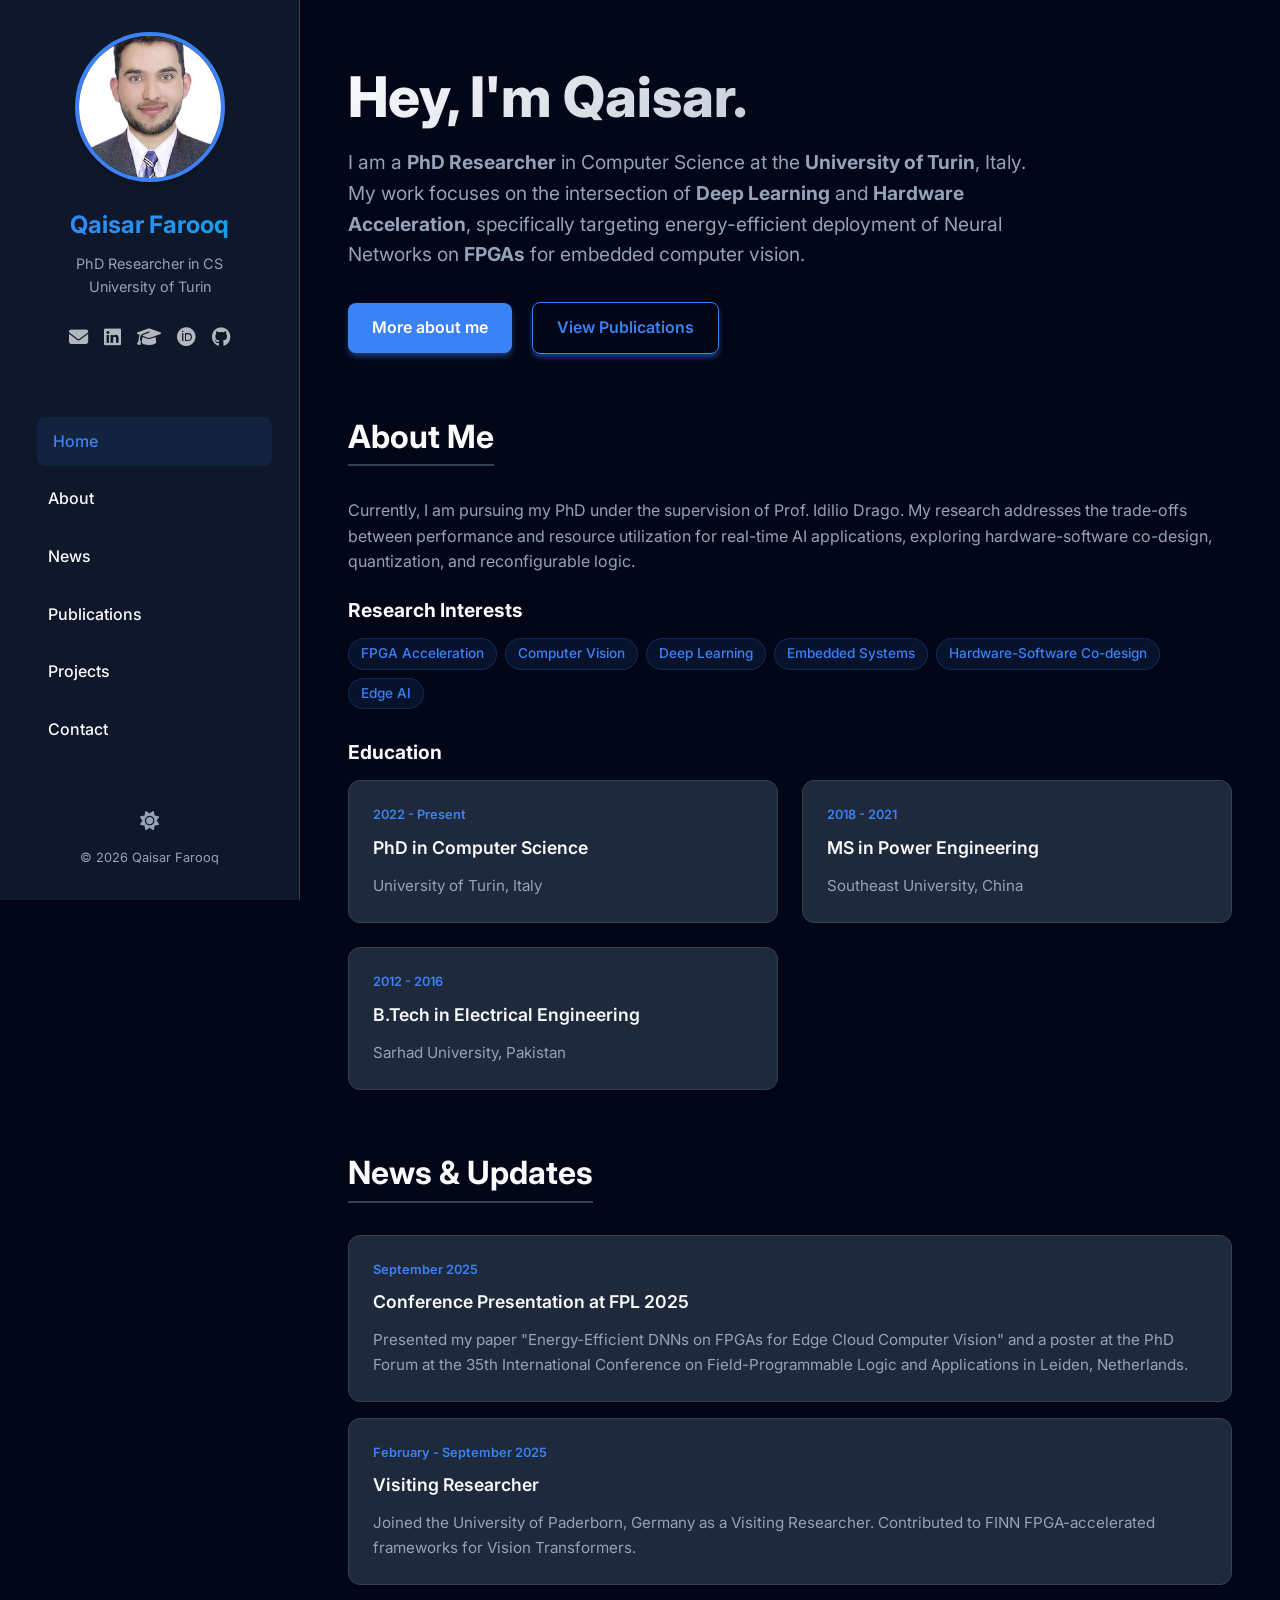
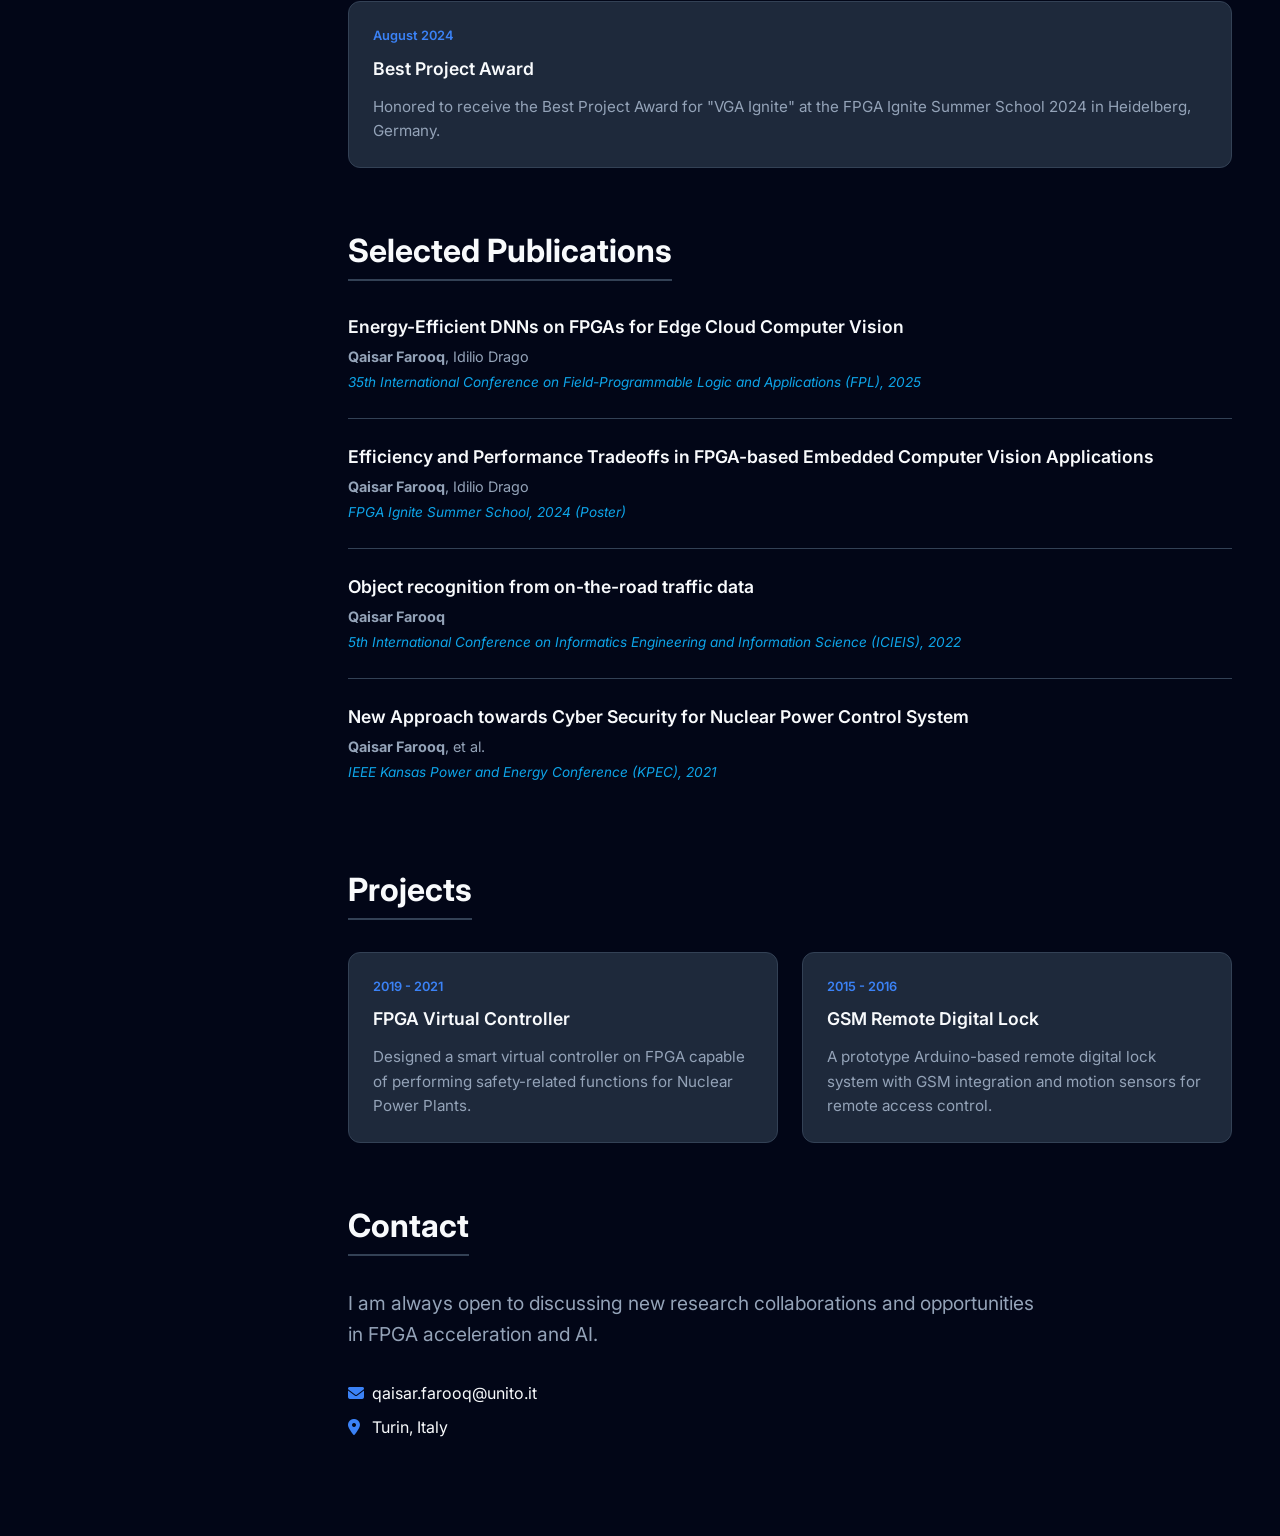
<file: index.html>
<!DOCTYPE html>
<html lang="en">

<head>
    <meta charset="UTF-8">
    <meta name="viewport" content="width=device-width, initial-scale=1.0">
    <title>Qaisar Farooq - PhD Researcher</title>
    <meta name="description"
        content="Personal website of Qaisar Farooq, PhD Researcher in Computer Science specializing in FPGA and Embedded AI at the University of Turin.">

    <!-- Fonts -->
    <link rel="preconnect" href="https://fonts.googleapis.com">
    <link rel="preconnect" href="https://fonts.gstatic.com" crossorigin>
    <link href="https://fonts.googleapis.com/css2?family=Inter:wght@300;400;500;600;700;800&display=swap"
        rel="stylesheet">

    <!-- Icons -->
    <link rel="stylesheet" href="https://cdnjs.cloudflare.com/ajax/libs/font-awesome/6.4.0/css/all.min.css">

    <!-- Custom CSS -->
    <link rel="stylesheet" href="assets/css/style.css">
</head>

<body>

    <!-- Mobile Menu Button -->
    <button class="menu-toggle" id="menu-toggle">
        <i class="fas fa-bars"></i>
    </button>

    <div class="layout-container">
        <!-- Sidebar -->
        <aside class="sidebar" id="sidebar">
            <div class="profile-section">
                <img src="assets/images/Qaisar.jpeg" alt="Qaisar Farooq" class="avatar">
                <div class="profile-name">Qaisar Farooq</div>
                <div class="profile-bio">PhD Researcher in CS<br>University of Turin</div>

                <div class="social-links">
                    <a href="mailto:qaisar.farooq@unito.it" class="social-icon" title="Email"><i
                            class="fas fa-envelope"></i></a>
                    <a href="https://www.linkedin.com/in/qaisar-farooq-2224791b5" class="social-icon"
                        title="LinkedIn"><i class="fab fa-linkedin"></i></a>
                    <a href="https://scholar.google.com/citations?user=luBszyAAAAAJ&hl=en" class="social-icon"
                        title="Google Scholar"><i class="fas fa-graduation-cap"></i></a>
                    <a href="https://orcid.org/0009-0006-1537-8470" class="social-icon" title="ORCID"><i
                            class="fab fa-orcid"></i></a>
                    <a href="https://github.com/QaisarFarooq17" class="social-icon" title="GitHub"><i
                            class="fab fa-github"></i></a>
                </div>
            </div>

            <nav>
                <ul class="nav-menu">
                    <li class="nav-item"><a href="#home" class="nav-link active">Home</a></li>
                    <li class="nav-item"><a href="#about" class="nav-link">About</a></li>
                    <li class="nav-item"><a href="#news" class="nav-link">News</a></li>
                    <li class="nav-item"><a href="#publications" class="nav-link">Publications</a></li>
                    <li class="nav-item"><a href="#projects" class="nav-link">Projects</a></li>
                    <li class="nav-item"><a href="#contact" class="nav-link">Contact</a></li>
                </ul>
            </nav>

            <div class="sidebar-footer">
                <button id="theme-toggle" class="theme-toggle-btn" title="Toggle Theme">
                    <i class="fas fa-sun"></i>
                </button>
                <div style="margin-top: 1rem;">
                    &copy; 2026 Qaisar Farooq
                </div>
            </div>
        </aside>

        <!-- Main Content -->
        <main class="main-content">

            <!-- Hero Section -->
            <section id="home">
                <h1 class="hero-title">Hey, I'm Qaisar.</h1>
                <p class="hero-text">
                    I am a <strong>PhD Researcher</strong> in Computer Science at the <strong>University of
                        Turin</strong>, Italy.
                    My work focuses on the intersection of <strong>Deep Learning</strong> and <strong>Hardware
                        Acceleration</strong>, specifically targeting energy-efficient deployment of Neural Networks on
                    <strong>FPGAs</strong> for embedded computer vision.
                </p>
                <div class="hero-buttons">
                    <a href="#about" class="btn">More about me</a>
                    <a href="#publications" class="btn"
                        style="background-color: transparent; border: 1px solid var(--secondary-color); color: var(--secondary-color); margin-left: 1rem;">View
                        Publications</a>
                </div>
            </section>

            <!-- About Section -->
            <section id="about">
                <h2 class="section-title">About Me</h2>
                <p style="margin-bottom: 1.5rem; color: var(--text-muted);">
                    Currently, I am pursuing my PhD under the supervision of Prof. Idilio Drago. My research addresses
                    the trade-offs between performance and resource utilization for real-time AI applications, exploring
                    hardware-software co-design, quantization, and reconfigurable logic.
                </p>

                <h3 style="font-size: 1.2rem; margin-bottom: 1rem;">Research Interests</h3>
                <div class="skills-container">
                    <span class="skill-tag">FPGA Acceleration</span>
                    <span class="skill-tag">Computer Vision</span>
                    <span class="skill-tag">Deep Learning</span>
                    <span class="skill-tag">Embedded Systems</span>
                    <span class="skill-tag">Hardware-Software Co-design</span>
                    <span class="skill-tag">Edge AI</span>
                </div>

                <h3 style="font-size: 1.2rem; margin-top: 2rem; margin-bottom: 1rem;">Education</h3>
                <div class="card-grid">
                    <div class="card">
                        <span class="card-date">2022 - Present</span>
                        <div class="card-title">PhD in Computer Science</div>
                        <div class="card-text">University of Turin, Italy</div>
                    </div>
                    <div class="card">
                        <span class="card-date">2018 - 2021</span>
                        <div class="card-title">MS in Power Engineering</div>
                        <div class="card-text">Southeast University, China</div>
                    </div>
                    <div class="card">
                        <span class="card-date">2012 - 2016</span>
                        <div class="card-title">B.Tech in Electrical Engineering</div>
                        <div class="card-text">Sarhad University, Pakistan</div>
                    </div>
                </div>
            </section>

            <!-- News Section -->
            <section id="news">
                <h2 class="section-title">News & Updates</h2>
                <div class="card" style="margin-bottom: 1rem;">
                    <span class="card-date">September 2025</span>
                    <div class="card-title">Conference Presentation at FPL 2025</div>
                    <div class="card-text">
                        Presented my paper "Energy-Efficient DNNs on FPGAs for Edge Cloud Computer Vision" and a poster
                        at the PhD Forum at the 35th International Conference on Field-Programmable Logic and
                        Applications in Leiden, Netherlands.
                    </div>
                </div>
                <div class="card" style="margin-bottom: 1rem;">
                    <span class="card-date">February - September 2025</span>
                    <div class="card-title">Visiting Researcher</div>
                    <div class="card-text">
                        Joined the University of Paderborn, Germany as a Visiting Researcher. Contributed to FINN
                        FPGA-accelerated frameworks for Vision Transformers.
                    </div>
                </div>
                <div class="card">
                    <span class="card-date">August 2024</span>
                    <div class="card-title">Best Project Award</div>
                    <div class="card-text">
                        Honored to receive the Best Project Award for "VGA Ignite" at the FPGA Ignite Summer School 2024
                        in Heidelberg, Germany.
                    </div>
                </div>
            </section>

            <!-- Publications Section -->
            <section id="publications">
                <h2 class="section-title">Selected Publications</h2>

                <div class="publication-item">
                    <a href="#" class="pub-title">Energy-Efficient DNNs on FPGAs for Edge Cloud Computer Vision</a>
                    <div class="pub-authors"><strong>Qaisar Farooq</strong>, Idilio Drago</div>
                    <div class="pub-venue">35th International Conference on Field-Programmable Logic and Applications
                        (FPL), 2025</div>
                </div>

                <div class="publication-item">
                    <a href="https://fpga-ignite.github.io/" class="pub-title">Efficiency and Performance Tradeoffs in
                        FPGA-based Embedded Computer Vision Applications</a>
                    <div class="pub-authors"><strong>Qaisar Farooq</strong>, Idilio Drago</div>
                    <div class="pub-venue">FPGA Ignite Summer School, 2024 (Poster)</div>
                </div>

                <div class="publication-item">
                    <a href="https://doi.org/10.1117/12.2662006" class="pub-title">Object recognition from on-the-road
                        traffic data</a>
                    <div class="pub-authors"><strong>Qaisar Farooq</strong></div>
                    <div class="pub-venue">5th International Conference on Informatics Engineering and Information
                        Science (ICIEIS), 2022</div>
                </div>

                <div class="publication-item">
                    <a href="https://doi.org/10.1109/KPEC51835.2021.9446235" class="pub-title">New Approach towards
                        Cyber Security for Nuclear Power Control System</a>
                    <div class="pub-authors"><strong>Qaisar Farooq</strong>, et al.</div>
                    <div class="pub-venue">IEEE Kansas Power and Energy Conference (KPEC), 2021</div>
                </div>
            </section>

            <!-- Projects Section -->
            <section id="projects">
                <h2 class="section-title">Projects</h2>
                <div class="card-grid">
                    <div class="card">
                        <span class="card-date">2019 - 2021</span>
                        <div class="card-title">FPGA Virtual Controller</div>
                        <div class="card-text">
                            Designed a smart virtual controller on FPGA capable of performing safety-related functions
                            for Nuclear Power Plants.
                        </div>
                    </div>
                    <div class="card">
                        <span class="card-date">2015 - 2016</span>
                        <div class="card-title">GSM Remote Digital Lock</div>
                        <div class="card-text">
                            A prototype Arduino-based remote digital lock system with GSM integration and motion sensors
                            for remote access control.
                        </div>
                    </div>
                </div>
            </section>

            <!-- Contact Section -->
            <section id="contact" style="margin-bottom: 2rem;">
                <h2 class="section-title">Contact</h2>
                <p class="hero-text">
                    I am always open to discussing new research collaborations and opportunities in FPGA acceleration
                    and AI.
                </p>
                <div style="margin-top: 1rem;">
                    <div style="margin-bottom: 0.5rem;">
                        <i class="fas fa-envelope" style="width: 20px; color: var(--secondary-color);"></i>
                        <a href="mailto:qaisar.farooq@unito.it">qaisar.farooq@unito.it</a>
                    </div>
                    <div style="margin-bottom: 0.5rem;">
                        <i class="fas fa-map-marker-alt" style="width: 20px; color: var(--secondary-color);"></i>
                        Turin, Italy
                    </div>
                </div>
            </section>

        </main>
    </div>

    <!-- Scripts -->
    <script src="assets/js/main.js"></script>
</body>

</html>
</file>
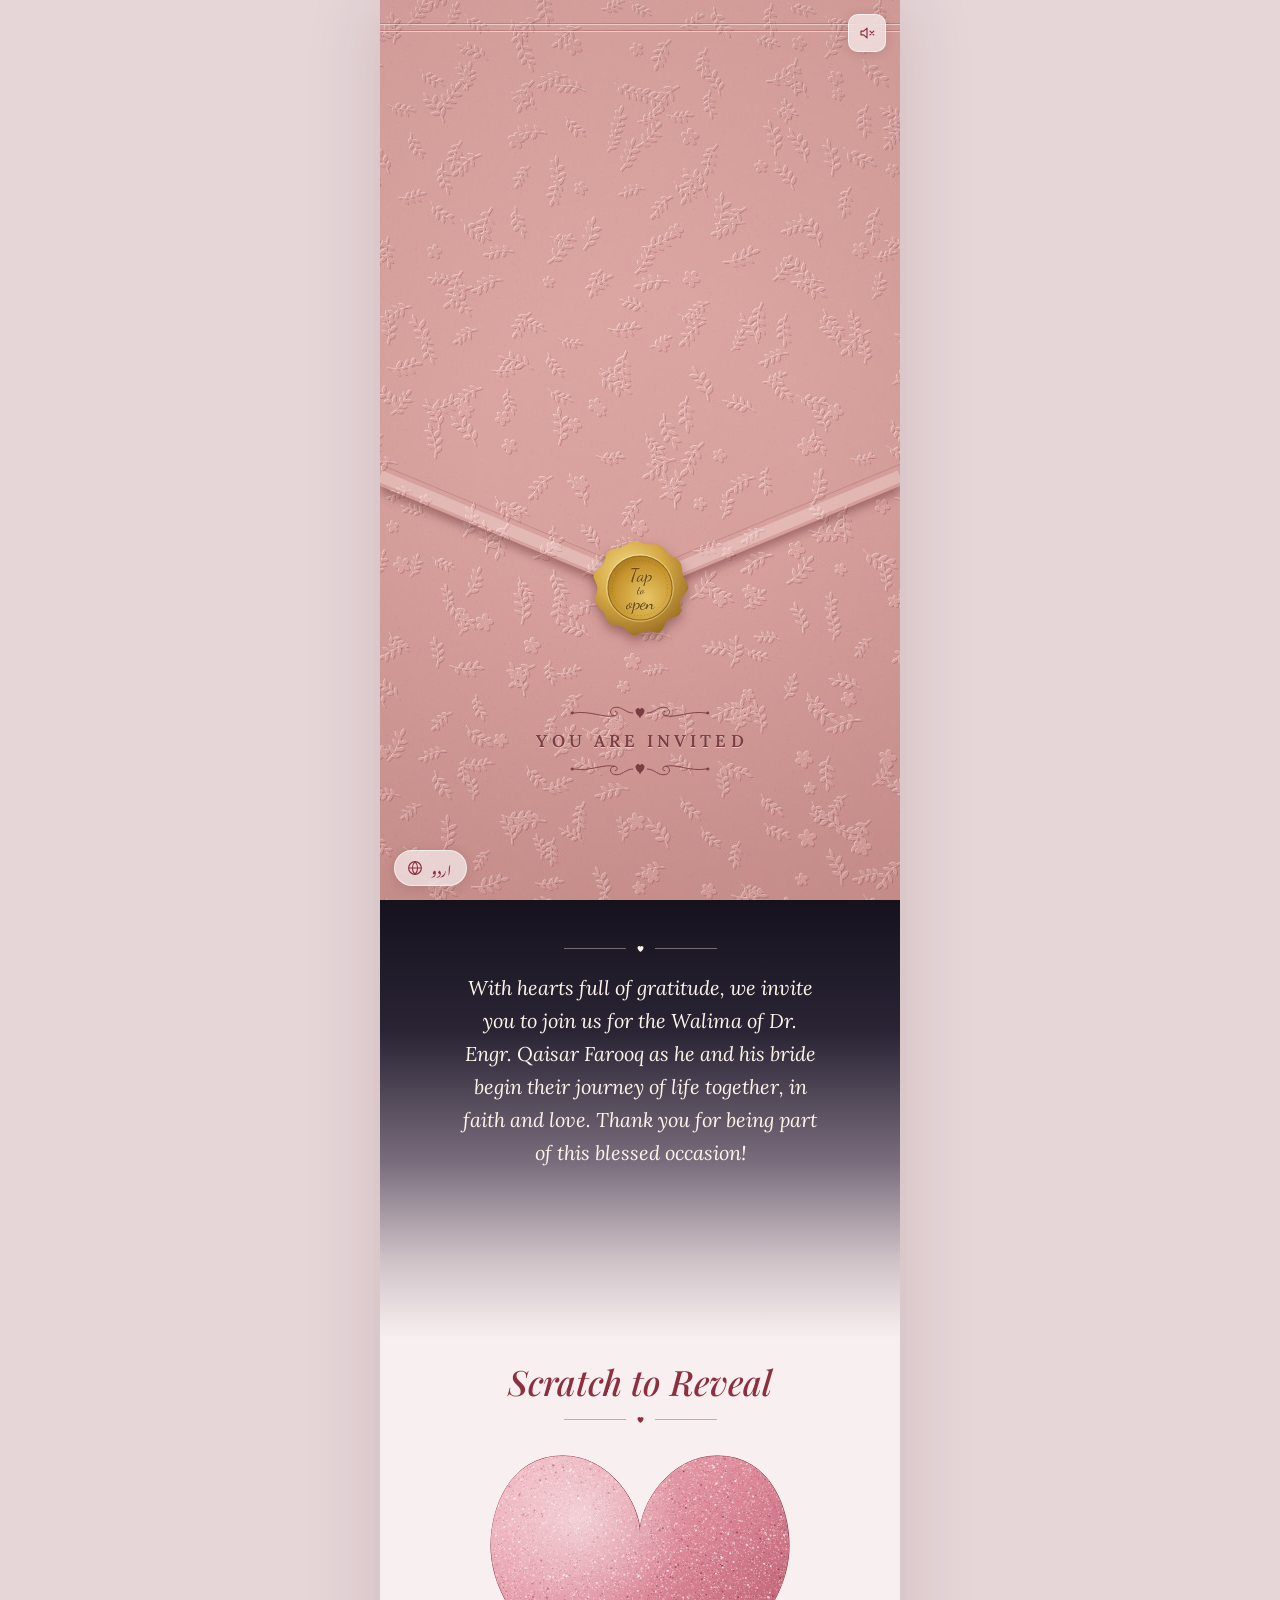
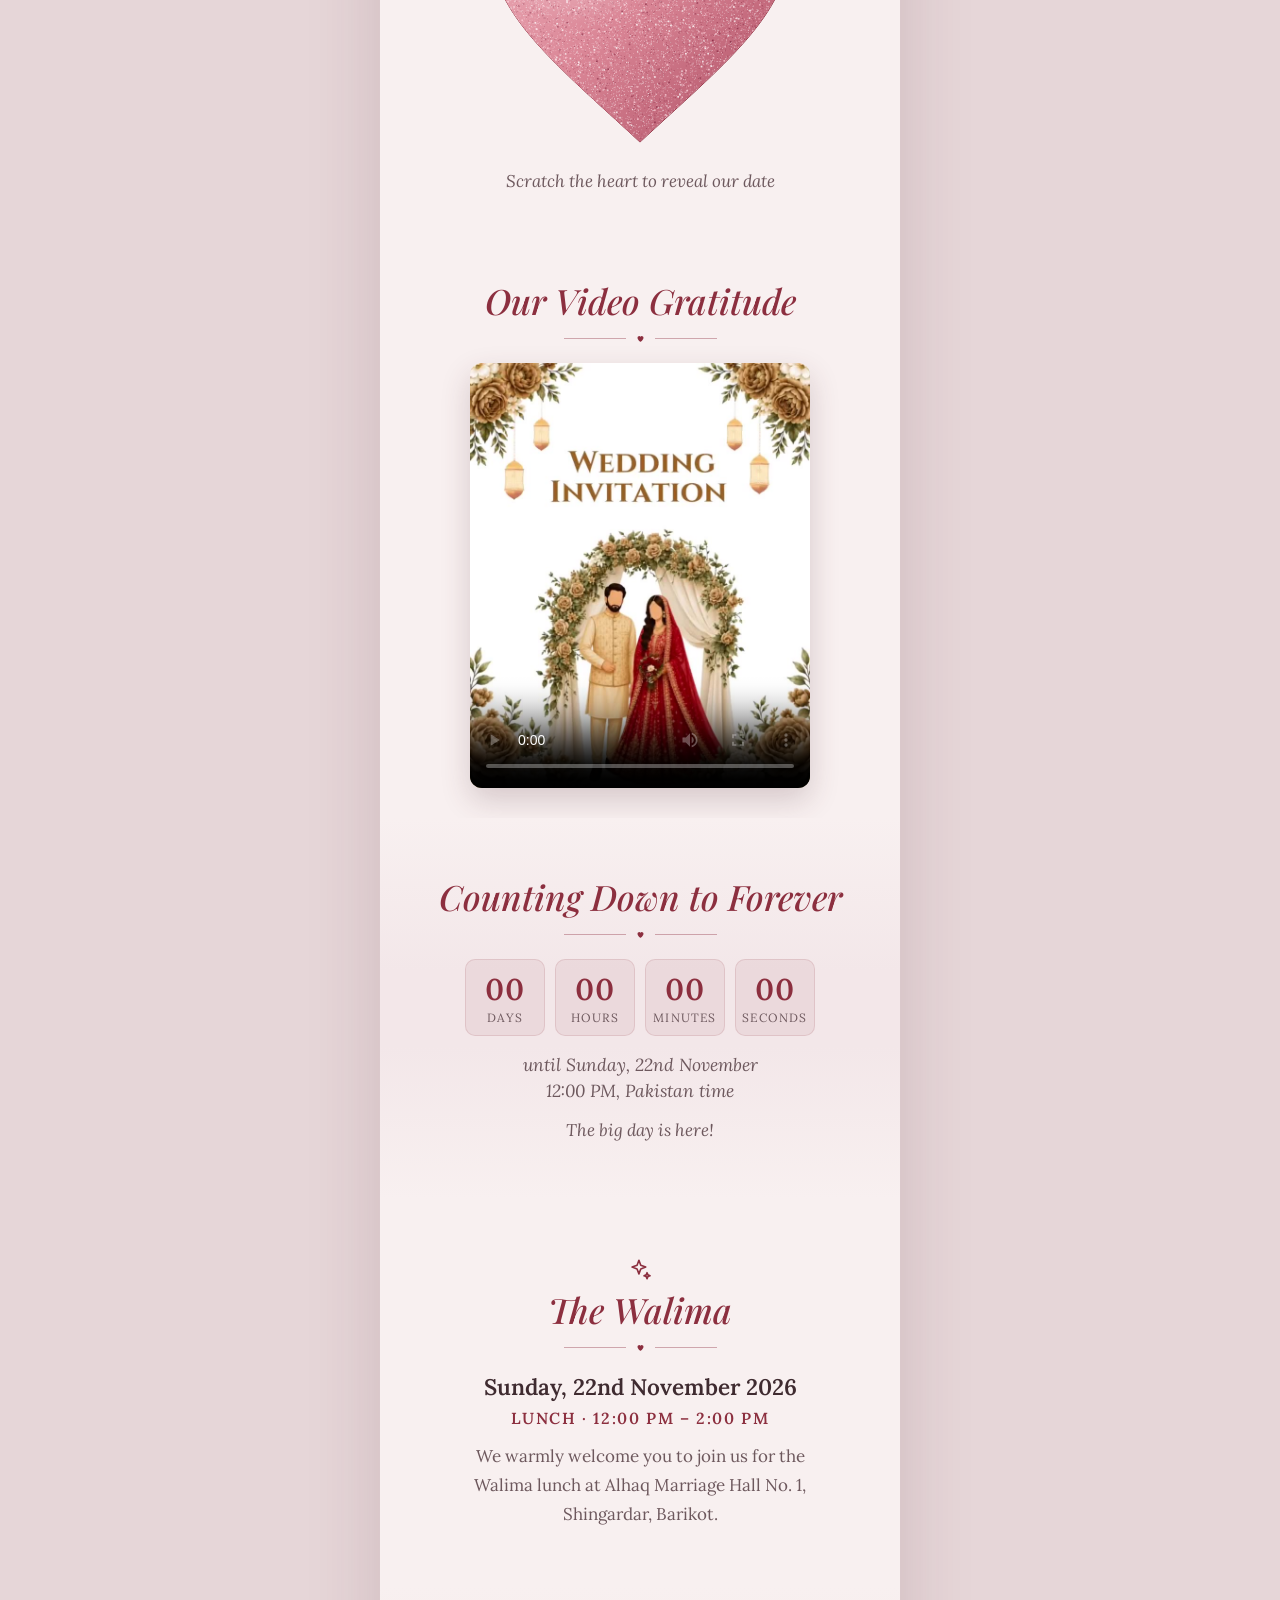
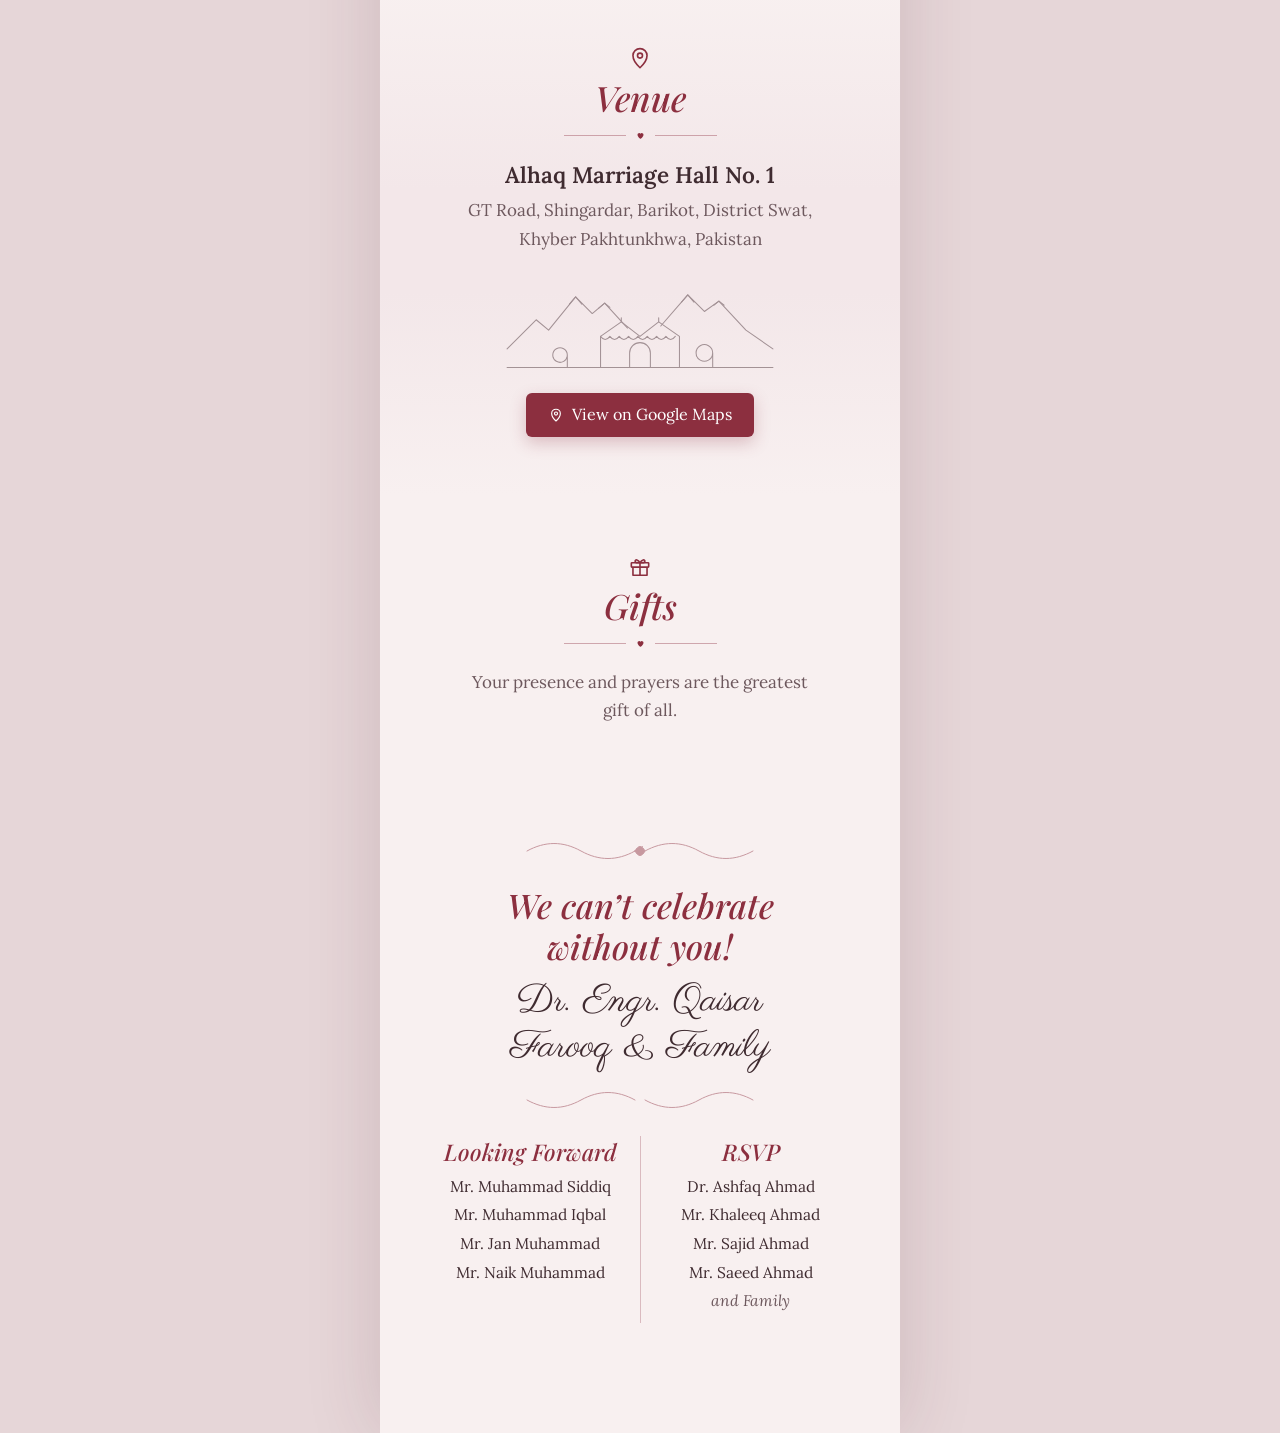
<file: walima/index.html>
<!doctype html>
<html lang="en">
<head>
<meta charset="utf-8">
<meta name="viewport" content="width=device-width,initial-scale=1,viewport-fit=cover">
<meta property="og:type" content="website">
<meta property="og:url" content="https://qaisarfarooq17.github.io/walima/">
<meta property="og:title" content="Walima Invitation · Dr. Engr. Qaisar Farooq">
<meta property="og:description" content="Mr. Muhammad Siddiq requests your presence at the Walima of his son, Dr. Engr. Qaisar Farooq. Sunday, 22nd November 2026 · Lunch 12:00 PM – 2:00 PM · Alhaq Marriage Hall No. 1, Shingardar, Barikot.">
<meta property="og:image" content="https://qaisarfarooq17.github.io/walima/preview-v5.jpg">
<meta property="og:image:secure_url" content="https://qaisarfarooq17.github.io/walima/preview-v5.jpg">
<meta property="og:image:type" content="image/jpeg">
<meta property="og:image:width" content="1200">
<meta property="og:image:height" content="630">
<meta property="og:image:alt" content="Walima invitation of Dr. Engr. Qaisar Farooq, Sunday 22nd November 2026">
<meta name="twitter:card" content="summary_large_image">
<meta name="description" content="Mr. Muhammad Siddiq requests your presence at the Walima of his son, Dr. Engr. Qaisar Farooq. Sunday, 22nd November 2026 · Lunch 12:00 PM – 2:00 PM · Alhaq Marriage Hall No. 1, Shingardar, Barikot.">
<meta name="theme-color" content="#D8A29F">
<link rel="icon" href="data:image/svg+xml,%3Csvg xmlns='http://www.w3.org/2000/svg' viewBox='0 0 24 24'%3E%3Cpath fill='%238C2F3F' d='M12 21s-8-5-8-11a4.5 4.5 0 0 1 8-2.8A4.5 4.5 0 0 1 20 10c0 6-8 11-8 11z'/%3E%3C/svg%3E">
<link rel="apple-touch-icon" href="preview-v5.jpg">
<style>:root{padding-top:env(safe-area-inset-top,0px);padding-bottom:env(safe-area-inset-bottom,0px)}body{margin:0}img{max-width:100%}[hidden]{display:none!important}</style>
<title>Walima Invitation · Dr. Engr. Qaisar Farooq</title>
<meta name="claude:viewport-fit-sides" content="cover">
<link rel="preconnect" href="https://fonts.googleapis.com">
<link rel="preconnect" href="https://fonts.gstatic.com" crossorigin>
<link rel="stylesheet" href="https://fonts.googleapis.com/css2?family=Amiri&family=Dancing+Script:wght@600&family=Lora:ital,wght@0,400;0,500;0,600;0,700;1,400;1,500&family=Noto+Nastaliq+Urdu:wght@400;600&family=Parisienne&family=Playfair+Display:ital,wght@1,400;1,500&display=swap">
</head>
<body>
<style>
/* Layout: one phone-width column of stacked bands; an embossed envelope covers it until the seal is tapped */
:root{
  --paper:#F8F0F0;
  --paper-2:#F3E7E9;
  --ink:#3F2B30;
  --ink-soft:#6D585D;
  --wine:#8C2F3F;
  --gold:#C9A14F;
  --cream:#FFF4EA;
  --night:#15121E;
  --outer:#E6D6D8;
  --f-names:"Parisienne","Great Vibes","Snell Roundhand",cursive;
  --f-script:"Playfair Display",Georgia,serif;
  --f-serif:"Lora",Georgia,"Times New Roman",serif;
  --f-display:"Lora",Georgia,serif;
  --f-urdu:"Noto Nastaliq Urdu","Jameel Noori Nastaleeq","Urdu Typesetting",serif;
  --col:520px;
  color-scheme:light;
}
html{background:var(--outer)}
body{background:var(--outer);color:var(--ink);font-family:var(--f-serif);-webkit-font-smoothing:antialiased;-webkit-tap-highlight-color:transparent}
body.locked{overflow:hidden}
*,*::before,*::after{box-sizing:border-box}
.app{max-width:var(--col);margin:0 auto;background:var(--paper);position:relative;overflow-x:clip;box-shadow:0 0 70px rgba(80,40,50,.16)}
.vh{position:absolute;width:1px;height:1px;overflow:hidden;clip:rect(0 0 0 0);white-space:nowrap}

/* ---------- Envelope ---------- */
.envelope{position:fixed;top:0;bottom:0;left:0;right:0;margin:0 auto;width:100%;max-width:var(--col);z-index:100;perspective:1700px;overflow:hidden;background:#D8A29F;transition:opacity .95s ease}
.envelope.fade{opacity:0;pointer-events:none}
.pc{position:absolute;inset:0;background-size:100% 100%;background-repeat:no-repeat}
.env-back::before,.env-back::after{content:"";position:absolute;left:0;right:0;height:1px;background:rgba(122,58,58,.28);box-shadow:0 1px 0 rgba(255,236,232,.6)}
.env-back::before{top:2.6%}
.env-back::after{top:3.3%}
.env-inside{-webkit-clip-path:polygon(0 36%,100% 36%,100% 100%,0 100%);clip-path:polygon(0 36%,100% 36%,100% 100%,0 100%);background:linear-gradient(180deg,#6F3439 36%,#93565A 50%,#B07473 64%)}
.env-pocket{-webkit-clip-path:polygon(0 50%,50% 62%,100% 50%,100% 100%,0 100%);clip-path:polygon(0 50%,50% 62%,100% 50%,100% 100%,0 100%)}
.edge{position:absolute;inset:0;width:100%;height:100%;overflow:visible;pointer-events:none}
.env-invited{position:absolute;left:0;right:0;top:78%;display:flex;flex-direction:column;align-items:center;gap:6px;color:#7B3C43;text-shadow:0 1px 0 rgba(255,236,232,.55)}
.env-invited svg{width:150px;height:22px}
.env-invited span{font-family:var(--f-display);font-weight:600;font-size:17px;letter-spacing:.24em;padding-left:.24em}
.flap{position:absolute;inset:0;transform-origin:50% 36%;transform-style:preserve-3d;-webkit-transform-style:preserve-3d;transition:transform 1.25s cubic-bezier(.55,.05,.25,1);z-index:4}
.envelope.open .flap{transform:rotateX(180deg)}
.flap-front,.flap-back{position:absolute;inset:0;-webkit-backface-visibility:hidden;backface-visibility:hidden}
.flap-shadow{position:absolute;inset:0;width:100%;height:100%;pointer-events:none;filter:blur(5px);transform:translateY(6px);transition:opacity .35s}
.envelope.open .flap-shadow{opacity:0}
.flap-shape{-webkit-clip-path:polygon(0 36%,100% 36%,100% 54%,50% 66%,0 54%);clip-path:polygon(0 36%,100% 36%,100% 54%,50% 66%,0 54%)}
.flap-back{transform:rotateX(180deg);transform-origin:50% 51%;-webkit-clip-path:polygon(0 66%,100% 66%,100% 48%,50% 36%,0 48%);clip-path:polygon(0 66%,100% 66%,100% 48%,50% 36%,0 48%);background:linear-gradient(0deg,#A8676A 36%,#C08383 66%)}
.seal{position:absolute;left:50%;top:66%;width:104px;height:104px;margin:-58px 0 0 -52px;border:0;padding:0;background:none;cursor:pointer;border-radius:50%;filter:drop-shadow(0 5px 6px rgba(80,32,30,.45));animation:breathe 2.6s ease-in-out infinite;transition:transform .18s}
.seal svg{width:100%;height:100%;display:block}
.seal:focus-visible{outline:2px solid #fff;outline-offset:4px}
.seal.pressed{animation:none;transform:scale(.92)}
@keyframes breathe{0%,100%{transform:scale(1)}50%{transform:scale(1.045)}}
.burst{position:absolute;left:50%;top:47%;width:1000px;height:1000px;margin:-500px 0 0 -500px;border-radius:50%;pointer-events:none;opacity:0;transform:scale(.05);z-index:6;
  background:radial-gradient(circle,#fff 0,rgba(255,255,255,.98) 9%,rgba(255,246,238,.85) 22%,rgba(255,236,226,0) 56%),repeating-conic-gradient(from 0deg,rgba(255,255,255,.55) 0 2.5deg,rgba(255,255,255,0) 2.5deg 11deg);
  -webkit-mask:radial-gradient(circle,#000 0,#000 30%,transparent 62%);mask:radial-gradient(circle,#000 0,#000 30%,transparent 62%)}
.envelope.bursting .burst{animation:burst 1.15s cubic-bezier(.2,.7,.3,1) forwards}
@keyframes burst{0%{opacity:0;transform:scale(.05) rotate(0)}25%{opacity:1}100%{opacity:1;transform:scale(2.6) rotate(25deg)}}

/* ---------- Hero ---------- */
.hero{position:relative;min-height:100vh;min-height:100svh;display:flex;flex-direction:column;align-items:center;justify-content:center;color:var(--cream);background:var(--night);isolation:isolate;overflow:hidden}
.hero .scene,.hero .petals{position:absolute;inset:0;width:100%;height:100%}
.hero .scene{z-index:-4}
.hero .petals{z-index:-1;pointer-events:none}
.hero::after{content:"";position:absolute;left:0;right:0;bottom:0;height:20%;background:linear-gradient(180deg,rgba(21,18,30,0),var(--night));z-index:-1;pointer-events:none}
.curtain{position:absolute;top:0;bottom:0;width:41%;z-index:-2;pointer-events:none}
.curtain.l{left:0;transform-origin:0 0}
.curtain.r{right:0;transform-origin:100% 0}
.drape{position:absolute;inset:0;transform-origin:50% 0;animation:sway 9s ease-in-out infinite alternate;
  background:linear-gradient(180deg,rgba(255,255,255,.14),rgba(255,255,255,0) 50%,rgba(200,214,250,.06)),
  repeating-linear-gradient(90deg,rgba(150,172,228,.05) 0,rgba(222,231,255,.24) 15px,rgba(140,162,222,.04) 31px,rgba(206,219,255,.17) 41px,rgba(150,172,228,.05) 54px);
  -webkit-mask:var(--m) 0 0/100% 100% no-repeat;mask:var(--m) 0 0/100% 100% no-repeat}
.curtain.l .drape{--m:url("data:image/svg+xml,%3Csvg xmlns='http://www.w3.org/2000/svg' viewBox='0 0 100 100' preserveAspectRatio='none'%3E%3Cpath d='M0 0H100C80 16 52 38 36 55C29 62 29 65 34 71C46 84 57 93 64 100H0Z'/%3E%3C/svg%3E")}
.curtain.r .drape{--m:url("data:image/svg+xml,%3Csvg xmlns='http://www.w3.org/2000/svg' viewBox='0 0 100 100' preserveAspectRatio='none'%3E%3Cpath d='M100 0H0C20 16 48 38 64 55C71 62 71 65 66 71C54 84 43 93 36 100H100Z'/%3E%3C/svg%3E");animation-delay:-4.5s}
@keyframes sway{from{transform:skewX(-1.3deg)}to{transform:skewX(1.5deg)}}
.revealed .curtain{animation:part 2.6s cubic-bezier(.2,.75,.2,1) both}
@keyframes part{from{transform:scaleX(2.4)}to{transform:none}}

.hero-copy{position:relative;text-align:center;max-width:470px;width:100%;padding-block:56px 120px;padding-left:max(30px,env(safe-area-inset-left,0px));padding-right:max(30px,env(safe-area-inset-right,0px));text-shadow:0 1px 14px rgba(10,6,20,.6),0 0 2px rgba(10,6,20,.35)}
.hero-copy::before{content:"";position:absolute;inset:10% 2%;background:radial-gradient(closest-side,rgba(14,10,26,.46),rgba(14,10,26,0));z-index:-1}
.bismillah{font-family:"Amiri","Noto Naskh Arabic","Traditional Arabic",serif;font-size:25px;line-height:1.7;margin:0 0 10px;direction:rtl}
.h-heart{width:22px;height:22px;color:#fff;display:block;margin:0 auto}
.father{font-family:var(--f-serif);font-weight:600;font-size:clamp(23px,7.2vw,30px);line-height:1.25;letter-spacing:.01em;margin:12px 0 0;color:#fff;text-wrap:balance}
.welcome{font-family:var(--f-display);font-style:italic;font-size:19px;line-height:1.5;margin:8px auto 0;max-width:24ch;text-wrap:balance}
.rule{display:flex;align-items:center;justify-content:center;gap:10px;color:var(--wine);margin:12px auto 20px}
.rule i{display:block;width:62px;height:1px;background:currentColor;opacity:.38}
.rule svg{width:9px;height:9px;flex:none}
.hero .rule{color:var(--cream);margin:10px auto 0}
.name{font-family:var(--f-names);font-weight:400;font-size:clamp(46px,13vw,62px);line-height:1.08;margin:4px 0 0;text-wrap:balance;color:#fff;text-shadow:0 0 22px rgba(255,214,196,.38),0 2px 10px rgba(0,0,0,.45)}
.family{font-family:var(--f-display);font-weight:500;font-size:18.5px;line-height:1.35;margin:0}
.creds{font-family:var(--f-display);font-size:17px;line-height:1.35;margin:3px 0 0;opacity:.92}
.amp{font-family:var(--f-names);font-size:42px;line-height:1;margin:10px 0 0}
.name.n2{font-size:clamp(31px,8.6vw,44px);margin-top:2px}
.name .cap{font-size:1.08em;line-height:0}
.name .ttl{display:block;font-size:.6em;line-height:1.15;margin-bottom:2px}
.of{font-family:var(--f-display);font-style:italic;font-size:20px;margin:4px 0 0}
.scroll-cue{position:absolute;left:50%;bottom:calc(66px + env(safe-area-inset-bottom,0px));transform:translateX(-50%);display:inline-flex;align-items:center;gap:10px;padding:11px 18px 11px 24px;border:1px solid rgba(255,240,205,.95);border-radius:999px;background:linear-gradient(180deg,#FFF3D6 0%,#F1D08C 55%,#D9AE5C 100%);color:#4A1E22;font-family:var(--f-display);font-weight:600;font-size:17px;letter-spacing:.16em;line-height:1;white-space:nowrap;cursor:pointer;text-shadow:0 1px 0 rgba(255,255,255,.5);box-shadow:0 0 0 0 rgba(241,208,140,.6),0 8px 22px rgba(0,0,0,.45);animation:cuePulse 2.4s ease-out infinite}
.scroll-cue svg{width:20px;height:20px;flex:none;animation:nudge 1.4s ease-in-out infinite}
.scroll-cue:focus-visible{outline:2px solid #fff;outline-offset:4px}
@keyframes nudge{0%,100%{transform:translateY(-2px)}50%{transform:translateY(4px)}}
@keyframes cuePulse{0%{box-shadow:0 0 0 0 rgba(241,208,140,.65),0 8px 22px rgba(0,0,0,.45)}70%{box-shadow:0 0 0 16px rgba(241,208,140,0),0 8px 22px rgba(0,0,0,.45)}100%{box-shadow:0 0 0 0 rgba(241,208,140,0),0 8px 22px rgba(0,0,0,.45)}}
.revealed .hero-copy > *{animation:rise 1.1s cubic-bezier(.2,.7,.2,1) both}
.revealed .hero-copy > :nth-child(1){animation-delay:.25s}
.revealed .hero-copy > :nth-child(2){animation-delay:.4s}
.revealed .hero-copy > :nth-child(3){animation-delay:.55s}
.revealed .hero-copy > :nth-child(4){animation-delay:.7s}
.revealed .hero-copy > :nth-child(5){animation-delay:.9s}
.revealed .hero-copy > :nth-child(6){animation-delay:1.05s}
.revealed .hero-copy > :nth-child(7){animation-delay:1.2s}
.revealed .hero-copy > :nth-child(8){animation-delay:1.4s}
.revealed .hero-copy > :nth-child(9){animation-delay:1.55s}
.revealed .hero-copy > :nth-child(10){animation-delay:1.7s}
.revealed .hero-copy > :nth-child(11){animation-delay:1.85s}
@keyframes rise{from{opacity:0;transform:translateY(14px)}to{opacity:1;transform:none}}

/* ---------- Bands ---------- */
.message{background:linear-gradient(180deg,var(--night) 0%,#2A2434 30%,#7A6E7E 60%,#CFC2C7 82%,var(--paper) 100%);color:var(--cream);text-align:center;padding-block:44px 170px;padding-left:max(28px,env(safe-area-inset-left,0px));padding-right:max(28px,env(safe-area-inset-right,0px))}
.message .rule{color:var(--cream);margin:0 auto 18px}
.message p{font-family:var(--f-display);font-style:italic;font-size:20px;line-height:1.65;max-width:30ch;margin:0 auto}
.band{position:relative;text-align:center;padding-block:58px;padding-left:max(24px,env(safe-area-inset-left,0px));padding-right:max(24px,env(safe-area-inset-right,0px))}
.band.alt{background:linear-gradient(180deg,var(--paper),var(--paper-2) 40%,var(--paper-2) 60%,var(--paper))}
.sec-icon{display:block;width:26px;height:26px;margin:0 auto 6px;color:var(--wine)}
.sec-title{font-family:var(--f-script);font-style:italic;font-weight:500;font-size:35px;line-height:1.2;color:var(--wine);margin:0;text-wrap:balance}
.body-text{font-size:17px;line-height:1.7;color:var(--ink-soft);max-width:32ch;margin:0 auto}
.lead{font-family:var(--f-serif);font-weight:600;font-size:22.5px;line-height:1.35;color:var(--ink);margin:0 0 6px;text-wrap:balance}

/* scratch */
.reveal{padding-top:22px}
.sec-title.swap{animation:swap .9s ease both}
@keyframes swap{0%{opacity:0;transform:translateY(6px)}100%{opacity:1;transform:none}}
.scratch-wrap{position:relative;width:min(310px,82vw);max-width:100%;aspect-ratio:1/1;margin:4px auto 0}
.scratch-under{position:absolute;inset:0;display:flex;flex-direction:column;align-items:center;justify-content:center;padding:24% 14% 21%;text-align:center}
.scratch-under .outline{position:absolute;inset:0;width:100%;height:100%;color:var(--wine);overflow:visible}
.scratch-under p{position:relative}
.scratch-under p:empty{display:none}
.su-invite{font-family:var(--f-display);font-style:italic;font-size:16px;line-height:1.2;color:var(--ink-soft);margin:0}
.su-on{font-family:var(--f-display);font-style:italic;font-size:14px;line-height:1.15;color:var(--ink-soft);margin:0}
.su-day{font-family:var(--f-serif);font-weight:700;font-size:29px;line-height:1.1;color:var(--wine);margin:0}
.su-date{font-family:var(--f-serif);font-weight:600;font-size:16px;line-height:1.25;color:var(--ink);margin:2px 0 0}
.su-time{font-size:13px;line-height:1.3;color:var(--ink-soft);margin:2px 0 0}
.su-ev{font-size:13.5px;color:var(--wine);margin:0}
#scratch{position:absolute;inset:0;width:100%;height:100%;touch-action:none;cursor:pointer;transition:opacity 1s ease,transform 1s ease;border-radius:12px}
#scratch:focus-visible{outline:2px dashed var(--wine);outline-offset:6px}
#scratch.gone{opacity:0;transform:scale(1.07);pointer-events:none}
.scratch-hint{font-family:var(--f-display);font-style:italic;font-size:17px;color:var(--ink-soft);margin:16px 0 0;transition:opacity .6s}
.scratch-hint.hide{opacity:0}
#confetti{position:absolute;inset:0;width:100%;height:100%;pointer-events:none;z-index:2}

/* keepsake */
.keepsake{padding-block:30px}
.mono{position:relative;width:min(300px,80vw);max-width:100%;aspect-ratio:1/1;margin:0 auto}
.mono canvas{position:absolute;inset:0;width:100%;height:100%}
.mono .ini{direction:ltr;position:absolute;inset:0;display:flex;flex-direction:column;align-items:center;justify-content:center;font-family:var(--f-names);font-size:clamp(50px,16vw,68px);line-height:1;color:var(--wine);padding-top:8px}
.mono .ini small{font-family:var(--f-display);font-weight:600;font-size:12px;letter-spacing:.24em;padding-left:.24em;color:var(--ink-soft);margin-top:10px}
.photo{display:block;width:100%;max-width:100%;border-radius:12px;box-shadow:0 10px 30px rgba(80,40,50,.18)}
.vid{width:min(340px,86vw);max-width:100%;aspect-ratio:4/5;margin:0 auto;border-radius:12px;overflow:hidden;background:#F1E6DD;box-shadow:0 12px 30px rgba(80,40,50,.2)}
.vid video{display:block;width:100%;height:100%;object-fit:cover}

/* countdown */
.count{display:grid;grid-template-columns:repeat(4,minmax(0,1fr));gap:10px;max-width:350px;margin:0 auto}
.tile{background:rgba(140,47,63,.07);border:1px solid rgba(140,47,63,.13);border-radius:10px;padding:13px 2px 10px;min-width:0}
.tile b{display:block;font-family:var(--f-serif);font-weight:600;font-size:30px;line-height:1.1;color:var(--wine);font-variant-numeric:tabular-nums}
.tile span{display:block;margin-top:4px;font-size:12px;letter-spacing:.1em;text-transform:uppercase;color:var(--ink-soft)}
.count-note{font-family:var(--f-display);font-style:italic;font-size:17px;color:var(--ink-soft);margin:14px 0 0}
.count-until{font-family:var(--f-display);font-style:italic;font-size:17.5px;line-height:1.5;color:var(--ink-soft);margin:16px auto 0;max-width:30ch;text-wrap:balance}
.tile b.flip{animation:flip .45s cubic-bezier(.2,.7,.2,1)}
@keyframes flip{0%{transform:translateY(-7px);opacity:.25}100%{transform:none;opacity:1}}

/* timeline */
.tl{list-style:none;margin:0 auto;padding:0;max-width:330px;text-align:start;position:relative;padding-inline-start:28px}
.tl::before{content:"";position:absolute;inset-inline-start:5px;top:9px;bottom:14px;width:1px;background:rgba(140,47,63,.3)}
.tl li{position:relative;padding-bottom:22px}
.tl li:last-child{padding-bottom:0}
.tl li::before{content:"";position:absolute;inset-inline-start:-28px;top:7px;width:11px;height:11px;border-radius:50%;background:var(--wine);box-shadow:0 0 0 4px var(--paper)}
.tl h3{font-family:var(--f-serif);font-weight:600;font-size:17.5px;color:var(--wine);margin:0}
.tl .when{font-size:13.5px;color:var(--ink);margin:2px 0 0}
.tl .note{font-size:14.5px;line-height:1.55;color:var(--ink-soft);margin:2px 0 0}

/* venue */
.venue-art{display:block;width:100%;max-width:270px;height:auto;margin:18px auto 22px;color:var(--ink-soft);opacity:.6}
.btn{display:inline-flex;align-items:center;justify-content:center;gap:8px;background:var(--wine);color:#fff;text-decoration:none;font-family:var(--f-serif);font-size:16px;line-height:1.2;padding:12px 22px;border-radius:6px;box-shadow:0 6px 16px rgba(140,47,63,.25);border:0;cursor:pointer}
.btn svg{width:16px;height:16px}
.btn:hover{background:#7A2636}
.btn:focus-visible{outline:2px solid var(--wine);outline-offset:3px}

/* dress + events */
.pair{display:grid;gap:26px;max-width:330px;margin:0 auto}
.pair h3,.ev h3{font-family:var(--f-serif);font-weight:600;font-size:18px;color:var(--wine);margin:0}
.mini{display:block;width:34px;height:1px;background:rgba(140,47,63,.35);margin:8px auto 8px}
.events{display:grid;gap:24px;max-width:330px;margin:0 auto}
.barat .when{font-family:var(--f-display);font-weight:600;font-size:16px;letter-spacing:.1em;color:var(--wine);margin:2px 0 14px}
.ur .barat .when{letter-spacing:0;font-size:15px;line-height:2}

/* closing */
.closing{padding-block:56px 110px}
.wave{display:block;width:230px;max-width:100%;height:24px;margin:0 auto;color:var(--wine);opacity:.45}
.closing .sec-title{font-size:34px;margin:22px auto 4px;max-width:14ch}
.closing .names{font-family:var(--f-names);font-size:38px;line-height:1.2;color:var(--ink);margin:12px auto 18px;max-width:11ch;text-wrap:balance}
.kin{display:grid;grid-template-columns:1fr 1fr;margin:24px auto 0;max-width:440px;color:var(--ink)}
@media (max-width:480px){.kin{margin-inline:-14px}}
.kcol{padding:2px 6px 4px}
.kcol+.kcol{border-inline-start:1px solid rgba(140,47,63,.28)}
.kcol h3{font-family:var(--f-script);font-style:italic;font-weight:500;font-size:clamp(19px,5.4vw,23px);line-height:1.2;color:var(--wine);margin:0 0 10px;white-space:nowrap}
.kcol ul{list-style:none;margin:0;padding:0;font-size:clamp(13px,3.75vw,15.5px);line-height:1.4}
.kcol li{margin:0 0 7px;text-wrap:balance}
.kcol li.fam{font-style:italic;color:var(--ink-soft)}

/* floating controls */
.fab{position:fixed;z-index:200;display:inline-flex;align-items:center;justify-content:center;gap:7px;border:1px solid rgba(255,255,255,.6);background:rgba(255,255,255,.6);-webkit-backdrop-filter:blur(8px);backdrop-filter:blur(8px);color:var(--wine);font-family:var(--f-serif);font-size:13.5px;cursor:pointer;box-shadow:0 2px 12px rgba(60,20,30,.14)}
.fab svg{width:18px;height:18px}
.fab:focus-visible{outline:2px solid var(--wine);outline-offset:2px}
.fab-sound{top:calc(14px + env(safe-area-inset-top,0px));right:max(calc(14px + env(safe-area-inset-right,0px)),calc((100vw - var(--col))/2 + 14px));width:38px;height:38px;border-radius:10px}
.fab-lang{bottom:calc(14px + env(safe-area-inset-bottom,0px));left:max(calc(14px + env(safe-area-inset-left,0px)),calc((100vw - var(--col))/2 + 14px));padding:6px 14px 6px 11px;border-radius:999px;min-height:36px}
.fab-lang .lbl-ur{font-family:var(--f-urdu);font-size:14px;line-height:1}
.fab .off{display:none}
.fab.muted .on{display:none}
.fab.muted .off{display:block}

/* ---------- Urdu ---------- */
.ur [data-i18n]{font-family:var(--f-urdu);font-style:normal;letter-spacing:0}
.ur .name{font-family:var(--f-urdu);font-weight:600;font-size:clamp(32px,9.5vw,44px);line-height:2;margin:0}
.ur .name.n2{font-size:clamp(28px,8.5vw,38px)}
.ur .name .ttl{font-size:.62em;line-height:1.9;margin-bottom:-4px}
.ur .of{font-size:15px;line-height:2}
.ur .amp{font-family:var(--f-urdu);font-size:26px;line-height:2;margin:4px 0 -6px}
.ur .father{font-family:var(--f-urdu);font-size:27px;line-height:2;margin-top:8px}
.ur .welcome{font-size:17.5px;line-height:2.2;max-width:22ch}
.ur .family{font-size:15px;line-height:2.1}
.ur .creds{font-size:14px;line-height:2.1}
.ur .sec-title{font-size:29px;line-height:2.1;font-weight:400}
.ur .closing .sec-title{font-size:29px;max-width:16ch}
.ur .message p{font-size:18.5px;line-height:2.3}
.ur .body-text,.ur .tl .note,.ur .ev p{font-size:16px;line-height:2.2}
.ur .tl h3,.ur .pair h3,.ur .ev h3,.ur .lead{font-size:18px;line-height:2;font-weight:600}
.ur .tl .when{font-size:14px;line-height:2}
.ur .scratch-under{padding:27% 15% 16%}
.ur .su-day{font-size:21px;line-height:1.9;font-weight:600}
.ur .su-time,.ur .su-ev{font-size:13px;line-height:1.85;margin:0}
.ur .su-invite{font-size:14px;line-height:1.9}
.ur .su-date{font-size:14.5px;line-height:1.85;margin:0}
.ur .tile span{font-size:13px;letter-spacing:0;line-height:1.8}
.ur .scroll-cue{letter-spacing:0;font-size:16px;line-height:1.6;padding:6px 18px 8px 20px}
.envelope.ur .seal text{font-size:12px}
.ur .env-invited span{letter-spacing:0;font-size:19px;padding-left:0;line-height:2}
.ur .btn,.ur .scratch-hint,.ur .count-note{font-family:var(--f-urdu);font-style:normal;line-height:2}
.ur .closing .names{font-family:var(--f-urdu);font-size:24px;line-height:2;max-width:none}
.ur .kin{font-family:var(--f-urdu)}
.ur .kcol h3{font-family:var(--f-urdu);font-style:normal;font-weight:600;font-size:21px;white-space:normal;line-height:2;margin-bottom:4px}
.ur .kcol ul{font-size:15px;line-height:2.1}
.ur .kin{margin-inline:auto}
.ur .kcol li{margin-bottom:2px}
.ur .kcol li.fam{font-style:normal}

@media (prefers-reduced-motion:reduce){
  *,*::before,*::after{animation-duration:.01ms!important;animation-iteration-count:1!important;transition-duration:.01ms!important}
}
</style>

<div class="app" id="app" lang="en">
  <!-- Hero -->
  <section class="hero" id="hero" aria-label="Invitation">
    <canvas class="scene" id="scene" aria-hidden="true"></canvas>
    <div class="curtain l" aria-hidden="true"><div class="drape"></div></div>
    <div class="curtain r" aria-hidden="true"><div class="drape"></div></div>
    <canvas class="petals" id="petals" aria-hidden="true"></canvas>
    <div class="hero-copy" id="heroCopy">
      <p class="bismillah" id="bismillah" hidden>بِسْمِ اللّٰهِ الرَّحْمٰنِ الرَّحِيْمِ</p>
      <svg class="h-heart" viewBox="0 0 24 24" aria-hidden="true"><path fill="currentColor" d="M12 20.5s-7.5-4.6-7.5-10.4A4.2 4.2 0 0 1 12 7.4a4.2 4.2 0 0 1 7.5 2.7c0 5.8-7.5 10.4-7.5 10.4z"/></svg>
      <p class="father" data-i18n="cfg.groom.father"></p>
      <p class="welcome" data-i18n="ui.welcome"></p>
      <div class="rule" aria-hidden="true"><i></i><svg viewBox="0 0 24 24"><path fill="currentColor" d="M12 21s-8-5-8-11a4.5 4.5 0 0 1 8-2.8A4.5 4.5 0 0 1 20 10c0 6-8 11-8 11z"/></svg><i></i></div>
      <h1 class="name" data-i18n="cfg.groom.short" data-title="cfg.groom.title"></h1>
      <div class="amp" data-i18n="ui.amp"></div>
      <p class="of" data-i18n="cfg.bride.label"></p>
      <p class="name n2" data-i18n="cfg.bride.father"></p>
    </div>
    <button class="scroll-cue" id="scrollCue" type="button"><span data-i18n="ui.scroll"></span><svg viewBox="0 0 24 24" fill="none" stroke="currentColor" stroke-width="2" stroke-linecap="round" stroke-linejoin="round" aria-hidden="true"><path d="M7 7l5 5 5-5"/><path d="M7 13l5 5 5-5" opacity=".55"/></svg></button>
  </section>

  <!-- Message -->
  <section class="message">
    <div class="rule" aria-hidden="true"><i></i><svg viewBox="0 0 24 24"><path fill="currentColor" d="M12 21s-8-5-8-11a4.5 4.5 0 0 1 8-2.8A4.5 4.5 0 0 1 20 10c0 6-8 11-8 11z"/></svg><i></i></div>
    <p data-i18n="cfg.message"></p>
  </section>

  <!-- Scratch to reveal -->
  <section class="band reveal" id="reveal">
    <canvas id="confetti" aria-hidden="true"></canvas>
    <h2 class="sec-title" id="revealTitle" data-i18n="ui.scratchTitle"></h2>
    <div class="rule" aria-hidden="true"><i></i><svg viewBox="0 0 24 24"><path fill="currentColor" d="M12 21s-8-5-8-11a4.5 4.5 0 0 1 8-2.8A4.5 4.5 0 0 1 20 10c0 6-8 11-8 11z"/></svg><i></i></div>
    <div class="scratch-wrap" id="scratchWrap">
      <div class="scratch-under">
        <svg class="outline" viewBox="-2 -2 104 104" aria-hidden="true"><path d="M50 28C50 18 40 2 24 2C6 2 0 20 0 32C0 55 22 72 50 98C78 72 100 55 100 32C100 20 94 2 76 2C60 2 50 18 50 28Z" fill="rgba(255,255,255,.35)" stroke="currentColor" stroke-width="1" vector-effect="non-scaling-stroke"/></svg>
        <p class="su-invite" data-i18n="ui.youreInvited"></p>
        <p class="su-on" data-i18n="ui.on"></p>
        <p class="su-day" data-i18n="cfg.event.weekday"></p>
        <p class="su-date" data-i18n="cfg.event.date"></p>
        <p class="su-time" data-i18n="cfg.event.time"></p>
        <p class="su-ev" data-i18n="cfg.event.label"></p>
      </div>
      <canvas id="scratch"></canvas>
    </div>
    <p class="scratch-hint" id="scratchHint" data-i18n="ui.scratchHint"></p>
  </section>

  <!-- Keepsake (monogram or photo) -->
  <section class="band keepsake" id="keepsake">
    <div class="vid-head" id="vidHead" hidden>
      <h2 class="sec-title" data-i18n="ui.video"></h2>
      <div class="rule" aria-hidden="true"><i></i><svg viewBox="0 0 24 24"><path fill="currentColor" d="M12 21s-8-5-8-11a4.5 4.5 0 0 1 8-2.8A4.5 4.5 0 0 1 20 10c0 6-8 11-8 11z"/></svg><i></i></div>
    </div>
    <div class="mono" id="mono"><canvas id="wreath" aria-hidden="true"></canvas><div class="ini" id="initials"></div></div>
  </section>

  <!-- Countdown -->
  <section class="band alt">
    <h2 class="sec-title" data-i18n="ui.countdown"></h2>
    <div class="rule" aria-hidden="true"><i></i><svg viewBox="0 0 24 24"><path fill="currentColor" d="M12 21s-8-5-8-11a4.5 4.5 0 0 1 8-2.8A4.5 4.5 0 0 1 20 10c0 6-8 11-8 11z"/></svg><i></i></div>
    <div class="count" id="count">
      <div class="tile"><b id="cd-d">00</b><span data-i18n="ui.days"></span></div>
      <div class="tile"><b id="cd-h">00</b><span data-i18n="ui.hours"></span></div>
      <div class="tile"><b id="cd-m">00</b><span data-i18n="ui.minutes"></span></div>
      <div class="tile"><b id="cd-s">00</b><span data-i18n="ui.seconds"></span></div>
    </div>
    <p class="count-until" data-i18n="ui.countUntil"></p>
    <p class="count-note" id="countNote" data-i18n="ui.todayIsTheDay" hidden></p>
  </section>

  <!-- Walima -->
  <section class="band barat">
    <svg class="sec-icon" viewBox="0 0 24 24" fill="none" stroke="currentColor" stroke-width="1.5" stroke-linejoin="round" aria-hidden="true"><path d="M11 3l1.7 4.6L17.3 9.3l-4.6 1.7L11 15.6 9.3 11 4.7 9.3l4.6-1.7z"/><path d="M18.5 14.5l.8 2 2 .8-2 .8-.8 2-.8-2-2-.8 2-.8z"/></svg>
    <h2 class="sec-title" data-i18n="ui.barat"></h2>
    <div class="rule" aria-hidden="true"><i></i><svg viewBox="0 0 24 24"><path fill="currentColor" d="M12 21s-8-5-8-11a4.5 4.5 0 0 1 8-2.8A4.5 4.5 0 0 1 20 10c0 6-8 11-8 11z"/></svg><i></i></div>
    <p class="lead" data-i18n="cfg.barat.day"></p>
    <p class="when" data-i18n="cfg.barat.time"></p>
    <p class="body-text" data-i18n="cfg.barat.note"></p>
  </section>

  <!-- Venue -->
  <section class="band alt">
    <svg class="sec-icon" viewBox="0 0 24 24" fill="none" stroke="currentColor" stroke-width="1.5" stroke-linejoin="round" aria-hidden="true"><path d="M12 21s-6.5-5.8-6.5-11.2a6.5 6.5 0 0 1 13 0C18.5 15.2 12 21 12 21z"/><circle cx="12" cy="9.8" r="2.3"/></svg>
    <h2 class="sec-title" data-i18n="ui.venue"></h2>
    <div class="rule" aria-hidden="true"><i></i><svg viewBox="0 0 24 24"><path fill="currentColor" d="M12 21s-8-5-8-11a4.5 4.5 0 0 1 8-2.8A4.5 4.5 0 0 1 20 10c0 6-8 11-8 11z"/></svg><i></i></div>
    <p class="lead" data-i18n="cfg.venue.name"></p>
    <p class="body-text" data-i18n="cfg.venue.address"></p>
    <svg class="venue-art" viewBox="0 0 260 96" fill="none" stroke="currentColor" stroke-width="1" stroke-linecap="round" stroke-linejoin="round" aria-hidden="true">
      <path d="M2 74L30 46L42 56L68 24L84 40L96 30L118 54"/>
      <path d="M62 31L68 24L74 31M90 35L96 30L101 34"/>
      <path d="M150 52L176 22L192 38L206 28L232 56L258 74"/>
      <path d="M170 29L176 22L182 29M201 32L206 28L211 32"/>
      <path d="M92 92V62L112 48L130 62L148 48L168 62V92"/>
      <path d="M92 62q4.5 6 9 0q4.5 6 9 0q4.5 6 9 0q4.5 6 9 0q4.5 6 9 0q4.5 6 9 0q4.5 6 9 0q4.5 6 9 0"/>
      <path d="M112 48V44M148 48V44"/>
      <path d="M120 92V78a10 10 0 0 1 20 0V92"/>
      <path d="M60 92V80M60 80a7 7 0 1 1 0-.1M200 92V78M200 78a8 8 0 1 1 0-.1"/>
      <path d="M2 92H258"/>
    </svg>
    <a class="btn" id="mapsBtn" href="#" target="_blank" rel="noopener"><svg viewBox="0 0 24 24" fill="none" stroke="currentColor" stroke-width="1.7" stroke-linejoin="round" aria-hidden="true"><path d="M12 21s-6.5-5.8-6.5-11.2a6.5 6.5 0 0 1 13 0C18.5 15.2 12 21 12 21z"/><circle cx="12" cy="9.8" r="2.3"/></svg><span data-i18n="ui.maps"></span></a>
  </section>

  <!-- Gifts -->
  <section class="band" id="sec-gifts">
    <svg class="sec-icon" viewBox="0 0 24 24" fill="none" stroke="currentColor" stroke-width="1.5" stroke-linejoin="round" aria-hidden="true"><rect x="4" y="9" width="16" height="4" rx=".5"/><path d="M5.5 13v7.5h13V13M12 9v11.5"/><path d="M12 9C10.2 6.2 7.5 5.6 7.5 7.5S10 9 12 9zm0 0c1.8-2.8 4.5-3.4 4.5-1.5S14 9 12 9z"/></svg>
    <h2 class="sec-title" data-i18n="ui.gifts"></h2>
    <div class="rule" aria-hidden="true"><i></i><svg viewBox="0 0 24 24"><path fill="currentColor" d="M12 21s-8-5-8-11a4.5 4.5 0 0 1 8-2.8A4.5 4.5 0 0 1 20 10c0 6-8 11-8 11z"/></svg><i></i></div>
    <p class="body-text" data-i18n="cfg.gifts"></p>
  </section>


  <!-- Closing -->
  <section class="band closing">
    <svg class="wave" viewBox="0 0 230 24" fill="none" stroke="currentColor" stroke-width="1" stroke-linecap="round" aria-hidden="true"><path d="M2 12c18-10 36-10 54 0s36 10 54 0 0 0 0 0M120 12c18-10 36-10 54 0s36 10 54 0"/><path d="M110 12c1.5-3 3.5-4.5 5-4.5s3.5 1.5 5 4.5c-1.5 3-3.5 4.5-5 4.5s-3.5-1.5-5-4.5z" fill="currentColor"/></svg>
    <h2 class="sec-title" data-i18n="ui.closing"></h2>
    <p class="names" data-i18n="cfg.couple"></p>
    <svg class="wave" viewBox="0 0 230 24" fill="none" stroke="currentColor" stroke-width="1" stroke-linecap="round" aria-hidden="true"><path d="M2 12c18 10 36 10 54 0s36-10 54 0M120 12c18 10 36 10 54 0s36-10 54 0"/></svg>
    <div class="kin" id="kin"></div>
  </section>
</div>

<!-- Envelope overlay -->
<div class="envelope" id="envelope" role="dialog" aria-label="Wedding invitation envelope">
  <div class="pc env-back" id="envBack"></div>
  <div class="pc env-inside"></div>
  <div class="pc env-pocket" id="envPocket">
    <svg class="edge" viewBox="0 0 100 100" preserveAspectRatio="none" aria-hidden="true"><polyline points="0,50 50,62 100,50" fill="none" stroke="#C9A14F" stroke-width="1.6" vector-effect="non-scaling-stroke"/><polyline points="0,50.7 50,62.7 100,50.7" fill="none" stroke="rgba(255,236,232,.5)" stroke-width="1" vector-effect="non-scaling-stroke"/></svg>
    <div class="env-invited">
      <svg viewBox="0 0 160 24" fill="none" stroke="currentColor" stroke-width="1" stroke-linecap="round" aria-hidden="true"><g id="flo"><path d="M72 12C64 12 60 4 52 6C46 7.5 47 15 52 15C56 15 56 10 53 10"/><path d="M52 15C40 18 26 9 8 12"/><circle cx="6" cy="12" r="1.2" fill="currentColor"/></g><use href="#flo" transform="matrix(-1 0 0 1 160 0)"/><path d="M80 16.5C74 11.5 75 7 78 7C79.3 7 80 8 80 9C80 8 80.7 7 82 7C85 7 86 11.5 80 16.5Z" fill="currentColor"/></svg>
      <span data-i18n="ui.invited"></span>
      <svg viewBox="0 0 160 24" fill="none" stroke="currentColor" stroke-width="1" stroke-linecap="round" aria-hidden="true" style="transform:scaleY(-1)"><use href="#flo"/><use href="#flo" transform="matrix(-1 0 0 1 160 0)"/><path d="M80 7.5C74 12.5 75 17 78 17C79.3 17 80 16 80 15C80 16 80.7 17 82 17C85 17 86 12.5 80 7.5Z" fill="currentColor"/></svg>
    </div>
  </div>
  <svg class="flap-shadow" viewBox="0 0 100 100" preserveAspectRatio="none" aria-hidden="true"><polygon points="0,46 100,46 100,54 50,66 0,54" fill="rgba(92,34,38,.42)"/></svg>
  <div class="flap" id="flap">
    <div class="flap-front">
      <div class="pc flap-shape" id="flapShape">
        <svg class="edge" viewBox="0 0 100 100" preserveAspectRatio="none" aria-hidden="true"><polyline points="0,52.9 50,64.9 100,52.9" fill="none" stroke="rgba(255,238,234,.3)" stroke-width="12" vector-effect="non-scaling-stroke"/><polyline points="0,51.6 50,63.6 100,51.6" fill="none" stroke="rgba(122,58,58,.22)" stroke-width="1" vector-effect="non-scaling-stroke"/></svg>
      </div>
      <button class="seal" id="seal" type="button" aria-label="Tap to open the invitation">
        <svg viewBox="0 0 120 120" aria-hidden="true">
          <defs>
            <radialGradient id="wax" cx="38%" cy="32%" r="75%"><stop offset="0" stop-color="#F6DC8C"/><stop offset=".5" stop-color="#D5A944"/><stop offset="1" stop-color="#94681F"/></radialGradient>
            <radialGradient id="wax2" cx="60%" cy="65%" r="70%"><stop offset="0" stop-color="#E8C467"/><stop offset=".7" stop-color="#C7962F"/><stop offset="1" stop-color="#A9791F"/></radialGradient>
          </defs>
          <path id="sealBlob" fill="url(#wax)"/>
          <circle cx="60" cy="60" r="37" fill="url(#wax2)"/>
          <circle cx="60" cy="60" r="37" fill="none" stroke="rgba(110,72,14,.55)" stroke-width="1.2"/>
          <circle cx="60" cy="60" r="38.5" fill="none" stroke="rgba(255,240,190,.55)" stroke-width="1"/>
          <circle cx="60" cy="60" r="32" fill="none" stroke="rgba(110,72,14,.35)" stroke-width=".8" stroke-dasharray="1.5 2.5"/>
          <g font-family="Dancing Script, cursive" font-weight="600" text-anchor="middle" fill="#6E4A0E" style="paint-order:stroke" stroke="rgba(255,236,180,.55)" stroke-width=".6">
            <text x="60" y="52" font-size="21" data-i18n="ui.seal1"></text>
            <text x="60" y="66.5" font-size="14" data-i18n="ui.seal2"></text>
            <text x="60" y="84" font-size="21" data-i18n="ui.seal3"></text>
          </g>
        </svg>
      </button>
    </div>
    <div class="pc flap-back">
      <svg class="edge" viewBox="0 0 100 100" preserveAspectRatio="none" aria-hidden="true"><polygon points="3,64.3 97,64.3 97,48.9 50,38.4 3,48.9" fill="none" stroke="#D9B460" stroke-width="1.6" vector-effect="non-scaling-stroke"/></svg>
    </div>
  </div>
  <div class="burst" aria-hidden="true"></div>
</div>

<button class="fab fab-sound muted" id="soundBtn" type="button" aria-label="Play music" aria-pressed="false">
  <svg class="on" viewBox="0 0 24 24" fill="none" stroke="currentColor" stroke-width="1.6" stroke-linecap="round" stroke-linejoin="round"><path d="M4 9.5v5h3.5L12 18.5v-13L7.5 9.5z"/><path d="M15.5 9a4 4 0 0 1 0 6M18 6.5a7.5 7.5 0 0 1 0 11"/></svg>
  <svg class="off" viewBox="0 0 24 24" fill="none" stroke="currentColor" stroke-width="1.6" stroke-linecap="round" stroke-linejoin="round"><path d="M4 9.5v5h3.5L12 18.5v-13L7.5 9.5z"/><path d="M16 9.5l5 5M21 9.5l-5 5"/></svg>
</button>
<button class="fab fab-lang" id="langBtn" type="button">
  <svg viewBox="0 0 24 24" fill="none" stroke="currentColor" stroke-width="1.5" aria-hidden="true"><circle cx="12" cy="12" r="8.5"/><path d="M3.5 12h17M12 3.5c2.3 2.4 3.5 5.2 3.5 8.5s-1.2 6.1-3.5 8.5c-2.3-2.4-3.5-5.2-3.5-8.5s1.2-6.1 3.5-8.5z"/></svg>
  <span id="langLbl"></span>
</button>

<script>
/* =====================================================================
   EDIT YOUR DETAILS HERE — every piece of text on the invitation comes
   from this CONFIG. Each item has an English (en) and Urdu (ur) version.
   Set transport / stay / gifts to null to hide that section.
   ===================================================================== */
const CONFIG = {
  bismillah: true,                      // show Bismillah above the names
  groom: {
    father: { en: "Mr. Muhammad Siddiq", ur: "جناب محمد صدیق" },
    title:  { en: "Dr. Engr.", ur: "ڈاکٹر انجینئر" },
    short:  { en: "Qaisar Farooq", ur: "قیصر فاروق" },
    name:   { en: "Dr. Engr. Qaisar Farooq", ur: "ڈاکٹر انجینئر قیصر فاروق" }
  },
  bride: {
    label:  { en: "Daughter of", ur: "دختر" },
    father: { en: "Dr. Amanullah Khan", ur: "ڈاکٹر امان اللہ خان" }
  },
  event: {
    iso:     "2026-11-22T12:00:00+05:00",  // Walima, Pakistan time — drives the countdown
    weekday: { en: "Sunday", ur: "بروزِ اتوار" },
    date:    { en: "22nd November 2026", ur: "22 نومبر 2026" },
    time:    { en: "Time: 12:00 PM – 2:00 PM", ur: "دوپہر 12 سے 2 بجے" },
    label:   { en: "", ur: "دعوتِ ولیمہ" }
  },
  barat: {
    day:  { en: "Sunday, 22nd November 2026", ur: "بروزِ اتوار، 22 نومبر 2026" },
    time: { en: "LUNCH · 12:00 PM – 2:00 PM", ur: "ظہرانہ · دوپہر 12 سے 2 بجے" },
    note: { en: "We warmly welcome you to join us for the Walima lunch at Alhaq Marriage Hall No. 1, Shingardar, Barikot.", ur: "الحق میرج ہال نمبر 1، شنگردار، بریکوٹ میں دعوتِ ولیمہ کے ظہرانے میں آپ کی شرکت ہمارے لیے باعثِ افتخار ہوگی۔" }
  },
  venue: {
    name:    { en: "Alhaq Marriage Hall No. 1", ur: "الحق میرج ہال نمبر 1" },
    address: { en: "GT Road, Shingardar, Barikot, District Swat, Khyber Pakhtunkhwa, Pakistan", ur: "جی ٹی روڈ، شنگردار، بریکوٹ، ضلع سوات، خیبر پختونخوا" },
    maps:    "https://share.google/iaLVhLQyBopuPhD9q"
  },
  gifts: { en: "Your presence and prayers are the greatest gift of all.", ur: "آپ کی شرکت اور دعائیں ہی ہمارے لیے سب سے قیمتی تحفہ ہیں۔" },
  kin: [                                // two columns at the end: heading, names, closing line
    { head: { en: "Looking Forward", ur: "چشم براہ" },
      names: { en: ["Mr. Muhammad Siddiq", "Mr. Muhammad Iqbal", "Mr. Jan Muhammad", "Mr. Naik Muhammad"],
               ur: ["جناب محمد صدیق", "جناب محمد اقبال", "جناب جان محمد", "جناب نیک محمد"] } },
    { head: { en: "RSVP", ur: "عرض گزار" },
      names: { en: ["Dr. Ashfaq Ahmad", "Mr. Khaleeq Ahmad", "Mr. Sajid Ahmad", "Mr. Saeed Ahmad"],
               ur: ["ڈاکٹر اشفاق احمد", "جناب خلیق احمد", "جناب ساجد احمد", "جناب سعید احمد"] },
      tail: { en: "and Family", ur: "اور اہلِ خانہ" } }
  ],
  photo: "",                            // optional: image URL to show instead of the monogram wreath
  video: "invitation-v4.mp4",           // optional: video file shown in place of the wreath
  poster: "video-poster-v2.jpg",        // optional: still image shown before the video plays
  music: "music.mp3"                    // optional: audio URL; empty = built-in soft music box
};

const UI = {
  seal1: { en: "Tap", ur: "کھولنے" }, seal2: { en: "to", ur: "کے لیے" }, seal3: { en: "open", ur: "چھوئیں" },
  invited: { en: "YOU ARE INVITED", ur: "آپ کو دعوت دی جاتی ہے" },
  welcome: { en: "requests the honour of your presence at the Walima of his beloved son", ur: "اپنے نورِ چشم کی تقریبِ ولیمہ میں آپ کی شرکت کے متمنی ہیں" },
  amp: { en: "&", ur: "اور" },
  scroll: { en: "SCROLL DOWN", ur: "نیچے دیکھیں" },
  scratchTitle: { en: "Scratch to Reveal", ur: "کھرچ کر دیکھیں" },
  foreverBegins: { en: "Our Forever Begins", ur: "نئے سفر کا آغاز" },
  scratchHint: { en: "Scratch the heart to reveal our date", ur: "تاریخ دیکھنے کے لیے دل کو کھرچیں" },
  youreInvited: { en: "You’re Invited!", ur: "آپ کو دعوت دی جاتی ہے" },
  on: { en: "on", ur: "" },
  countdown: { en: "Counting Down to Forever", ur: "مبارک گھڑی کا انتظار" },
  days: { en: "Days", ur: "دن" }, hours: { en: "Hours", ur: "گھنٹے" }, minutes: { en: "Minutes", ur: "منٹ" }, seconds: { en: "Seconds", ur: "سیکنڈ" },
  todayIsTheDay: { en: "The big day is here!", ur: "آج خوشی کا دن ہے!" },
  countUntil: { en: ["until Sunday, 22nd November", "12:00 PM, Pakistan time"], ur: "اتوار 22 نومبر، دوپہر 12 بجے تک" },
  barat: { en: "The Walima", ur: "ولیمہ" },
  timeline: { en: "Program Timeline", ur: "تقریب کا پروگرام" },
  venue: { en: "Venue", ur: "مقام" },
  maps: { en: "View on Google Maps", ur: "گوگل میپس پر دیکھیں" },
  dress: { en: "Dress Code", ur: "لباس" }, women: { en: "Women", ur: "خواتین" }, men: { en: "Men", ur: "مرد حضرات" },
  events: { en: "Wedding Events", ur: "شادی کی تقریبات" },
  transport: { en: "Transportation", ur: "آمد و رفت" },
  stay: { en: "Accommodation", ur: "رہائش" },
  gifts: { en: "Gifts", ur: "تحائف" },
  video: { en: "Our Video Gratitude", ur: "ویڈیو اظہارِ تشکر" },
  closing: { en: "We can’t celebrate without you!", ur: "آپ کے بغیر ہماری خوشیاں ادھوری ہیں!" },
  lang: { en: "اردو", ur: "English" }
};

(() => {
  const $ = s => document.querySelector(s);
  const reduce = matchMedia('(prefers-reduced-motion: reduce)').matches;
  let lang = 'en';
  try { const s = localStorage.getItem('invite-lang'); if (s === 'ur' || s === 'en') lang = s; } catch (e) {}

  /* ---------- derived text ---------- */
  CONFIG.couple = { en: `${CONFIG.groom.name.en} & Family`, ur: `${CONFIG.groom.name.ur} اور اہلِ خانہ` };
  CONFIG.message = {
    en: `With hearts full of gratitude, we invite you to join us for the Walima of ${CONFIG.groom.name.en} as he and his bride begin their journey of life together, in faith and love. Thank you for being part of this blessed occasion!`,
    ur: `دلی مسرت کے ساتھ ہم آپ کو ${CONFIG.groom.name.ur} کے ولیمے میں شرکت کی دعوت دیتے ہیں، جب وہ اپنی شریکِ حیات کے ساتھ ایمان اور محبت سے زندگی کے نئے سفر کا آغاز کر رہے ہیں۔ اس بابرکت موقع کا حصہ بننے پر ہم آپ کے شکر گزار ہیں!`
  };
  const ROOT = { ui: UI, cfg: CONFIG };
  const get = path => path.split('.').reduce((o, k) => (o == null ? o : o[k]), ROOT);
  const pick = v => (v && typeof v === 'object' && !Array.isArray(v) && ('en' in v)) ? (v[lang] ?? v.en) : v;
  const esc = s => String(s).replace(/[&<>"]/g, c => ({ '&': '&amp;', '<': '&lt;', '>': '&gt;', '"': '&quot;' }[c]));

  /* ---------- build lists ---------- */
  if (!CONFIG.gifts) $('#sec-gifts').hidden = true;
  if (CONFIG.bismillah) $('#bismillah').hidden = false;
  $('#mapsBtn').href = CONFIG.venue.maps;
  if (CONFIG.video) { $('#vidHead').hidden = false; $('#mono').outerHTML = `<div class="vid"><video id="vid" controls playsinline preload="metadata"${CONFIG.poster ? ` poster="${esc(CONFIG.poster)}"` : ''}><source src="${esc(CONFIG.video)}" type="video/mp4"></video></div>`; }
  else if (CONFIG.photo) $('#mono').outerHTML = `<img class="photo" src="${esc(CONFIG.photo)}" alt="">`;
  else $('#initials').innerHTML = `<span>QF</span>`;

  /* ---------- language ---------- */
  function apply() {
    const app = $('#app');
    app.classList.toggle('ur', lang === 'ur');
    app.dir = lang === 'ur' ? 'rtl' : 'ltr';
    app.lang = lang;
    const env = $('#envelope'); if (env) env.classList.toggle('ur', lang === 'ur');
    document.querySelectorAll('[data-i18n]').forEach(el => {
      const v = pick(get(el.dataset.i18n));
      if (v == null) return;
      if (Array.isArray(v)) el.innerHTML = v.map(esc).join('<br>');
      else if (el.dataset.title) {
        const body = lang === 'en' ? esc(v).replace(/(^|\s)([A-Z])/g, '$1<span class="cap">$2</span>') : esc(v);
        el.innerHTML = `<span class="ttl">${esc(pick(get(el.dataset.title)))}</span>${body}`;
      }
      else if (lang === 'en' && el.classList.contains('name')) el.innerHTML = esc(v).replace(/(^|\s)([A-Z])/g, '$1<span class="cap">$2</span>');
      else el.textContent = v;
    });
    $('#kin').innerHTML = CONFIG.kin.map(c => `<div class="kcol"><h3>${esc(pick(c.head))}</h3><ul>${(c.names[lang] || c.names.en).map(n => `<li>${esc(n)}</li>`).join('')}${c.tail ? `<li class="fam">${esc(pick(c.tail))}</li>` : ''}</ul></div>`).join('');
    $('#langLbl').textContent = pick(UI.lang);
    $('#langLbl').className = lang === 'en' ? 'lbl-ur' : '';
    $('#langBtn').setAttribute('aria-label', lang === 'en' ? 'Switch to Urdu' : 'Switch to English');
    document.title = `${lang === 'ur' ? 'دعوتِ ولیمہ' : 'Walima Invitation'} · ${pick(CONFIG.groom.name)}`;
  }
  $('#langBtn').addEventListener('click', () => {
    lang = lang === 'en' ? 'ur' : 'en';
    try { localStorage.setItem('invite-lang', lang); } catch (e) {}
    apply();
  });

  /* ---------- helpers ---------- */
  function rng(seed) { return function () { seed |= 0; seed = seed + 0x6D2B79F5 | 0; let t = Math.imul(seed ^ seed >>> 15, 1 | seed); t = t + Math.imul(t ^ t >>> 7, 61 | t) ^ t; return ((t ^ t >>> 14) >>> 0) / 4294967296; }; }
  const DPR = () => Math.min(2, window.devicePixelRatio || 1);
  function fit(cv, w, h) { const d = DPR(); cv.width = Math.max(1, Math.round(w * d)); cv.height = Math.max(1, Math.round(h * d)); const g = cv.getContext('2d'); g.setTransform(d, 0, 0, d, 0, 0); return g; }
  const PAL = {
    wine:  ['#8e3646', '#4a1520', '#c86d7c'],
    dusty: ['#c98a90', '#7b4450', '#f3cbcb'],
    blush: ['#efc9c4', '#a8706f', '#fff3ee'],
    cream: ['#efe2d2', '#a38d78', '#fffaf3']
  };
  function rose(g, x, y, r, p, R) {
    const [base, dark, light] = p;
    const gr = g.createRadialGradient(x - r * .35, y - r * .35, r * .05, x, y, r * 1.05);
    gr.addColorStop(0, light); gr.addColorStop(.55, base); gr.addColorStop(1, dark);
    g.fillStyle = gr; g.beginPath();
    for (let i = 0; i <= 12; i++) { const a = i / 12 * Math.PI * 2, rr = r * (.93 + R() * .1); const px = x + Math.cos(a) * rr, py = y + Math.sin(a) * rr; i ? g.lineTo(px, py) : g.moveTo(px, py); }
    g.closePath(); g.fill();
    g.lineCap = 'round';
    let a = R() * 6.28;
    for (let i = 0; i < 6; i++) {
      const rr = r * (.8 - i * .13); if (rr < r * .08) break;
      const ox = x + Math.cos(a) * r * .06, oy = y + Math.sin(a) * r * .06;
      g.globalAlpha = .5 + i * .07; g.strokeStyle = dark; g.lineWidth = Math.max(.6, r * .075);
      g.beginPath(); g.arc(ox, oy, rr, a, a + 2.3 + R() * .8); g.stroke();
      g.globalAlpha = .4; g.strokeStyle = light; g.lineWidth = Math.max(.5, r * .045);
      g.beginPath(); g.arc(ox, oy, Math.max(.5, rr - r * .06), a + .25, a + 2.0); g.stroke();
      a += 2.1;
    }
    g.globalAlpha = 1;
  }
  function leaf(g, x, y, len, wid, ang, c1, c2) {
    g.save(); g.translate(x, y); g.rotate(ang);
    const gr = g.createLinearGradient(0, 0, len, 0); gr.addColorStop(0, c1); gr.addColorStop(1, c2);
    g.fillStyle = gr; g.beginPath(); g.moveTo(0, 0); g.quadraticCurveTo(len * .45, -wid, len, 0); g.quadraticCurveTo(len * .45, wid, 0, 0); g.fill();
    g.strokeStyle = 'rgba(255,255,255,.14)'; g.lineWidth = .6; g.beginPath(); g.moveTo(len * .06, 0); g.lineTo(len * .88, 0); g.stroke();
    g.restore();
  }
  function cluster(g, x, y, s, R, o) {
    const lc = o.leaf || ['#3f5d4f', '#203229'];
    for (let i = 0; i < 16; i++) { const a = R() * Math.PI * 2; leaf(g, x + Math.cos(a) * s * .28, y + Math.sin(a) * s * .22, s * (.32 + R() * .3), s * (.08 + R() * .05), a, lc[0], lc[1]); }
    const pts = [];
    for (let i = 0; i < (o.n || 7); i++) { const a = R() * Math.PI * 2, d = Math.sqrt(R()) * s * .4; pts.push([x + Math.cos(a) * d, y + Math.sin(a) * d * .8, s * (.12 + R() * .12), o.pals[Math.floor(R() * o.pals.length)]]); }
    pts.sort((a, b) => a[1] - b[1]).forEach(p => rose(g, p[0], p[1], p[2], p[3], R));
    for (let i = 0; i < 30; i++) { const a = R() * Math.PI * 2, d = s * (.28 + R() * .36); g.fillStyle = o.dots || 'rgba(255,248,240,.85)'; g.beginPath(); g.arc(x + Math.cos(a) * d, y + Math.sin(a) * d * .85, .8 + R() * 1.4, 0, 7); g.fill(); }
  }

  /* ---------- envelope paper ---------- */
  function sprig(g, R) {
    g.lineWidth = 1.05; g.beginPath(); g.moveTo(0, 0); g.quadraticCurveTo(5, -12, 1, -26); g.stroke();
    const L = [[.22, 1], [.36, -1], [.5, 1], [.64, -1], [.78, 1], [.9, -1]];
    for (const [t, side] of L) {
      const x = 2 * (1 - t) * t * 5 + t * t * 1, y = 2 * (1 - t) * t * -12 + t * t * -26;
      g.save(); g.translate(x, y); g.rotate(-Math.PI / 2 + side * (.85 + R() * .2));
      const len = 7 + R() * 2.5, wid = 2.8 + R() * .8;
      g.beginPath(); g.moveTo(0, 0); g.quadraticCurveTo(len * .5, -wid, len, 0); g.quadraticCurveTo(len * .5, wid, 0, 0); g.fill();
      g.restore();
    }
    g.save(); g.translate(1, -26); g.rotate(-Math.PI / 2); g.beginPath(); g.moveTo(0, 0); g.quadraticCurveTo(4, -2.6, 8, 0); g.quadraticCurveTo(4, 2.6, 0, 0); g.fill(); g.restore();
  }
  function blossom(g) {
    for (let i = 0; i < 5; i++) { g.save(); g.rotate(i * Math.PI * 2 / 5); g.beginPath(); g.ellipse(0, -4.2, 2.3, 3.6, 0, 0, 7); g.fill(); g.restore(); }
  }
  function paintPaper(w, h) {
    const c = document.createElement('canvas'); const g = fit(c, w, h);
    const gr = g.createLinearGradient(0, 0, w * .4, h); gr.addColorStop(0, '#E0ACA8'); gr.addColorStop(1, '#D29A97');
    g.fillStyle = gr; g.fillRect(0, 0, w, h);
    const R = rng(42), items = [], cell = 40;
    for (let y = -cell; y < h + cell; y += cell * .8) for (let x = -cell; x < w + cell; x += cell) items.push({ x: x + R() * cell * .9, y: y + R() * cell * .9, a: R() * Math.PI * 2, s: .72 + R() * .42, k: R() < .16, seed: Math.floor(R() * 1e9) });
    const pass = (dx, dy, col) => {
      g.fillStyle = col; g.strokeStyle = col;
      for (const it of items) { g.save(); g.translate(it.x + dx, it.y + dy); g.rotate(it.a); g.scale(it.s, it.s); it.k ? blossom(g) : sprig(g, rng(it.seed)); g.restore(); }
    };
    pass(.9, .9, 'rgba(118,52,54,.26)');
    pass(-.8, -.8, 'rgba(255,238,234,.6)');
    pass(0, 0, '#DCA6A3');
    const N = rng(9);
    for (let i = 0; i < w * h / 55; i++) { g.fillStyle = N() < .5 ? 'rgba(255,255,255,.07)' : 'rgba(90,30,30,.05)'; g.fillRect(N() * w, N() * h, 1, 1); }
    const v = g.createRadialGradient(w / 2, h * .5, Math.min(w, h) * .3, w / 2, h * .5, Math.hypot(w, h) * .62);
    v.addColorStop(0, 'rgba(90,30,30,0)'); v.addColorStop(1, 'rgba(90,30,30,.16)'); g.fillStyle = v; g.fillRect(0, 0, w, h);
    return c.toDataURL('image/jpeg', .9);
  }
  function dressEnvelope() {
    const env = $('#envelope'); if (!env) return;
    const url = `url(${paintPaper(env.clientWidth, env.clientHeight)})`;
    ['#envBack', '#envPocket', '#flapShape'].forEach(s => { const el = $(s); if (el) el.style.backgroundImage = url; });
  }
  function sealBlob() {
    const R = rng(3); let d = '';
    const n = 22, pts = [];
    for (let i = 0; i < n; i++) { const a = i / n * Math.PI * 2; const r = 53 + (i % 2 ? -2.5 : 2) + (R() - .5) * 3.5; pts.push([60 + Math.cos(a) * r, 60 + Math.sin(a) * r]); }
    for (let i = 0; i < n; i++) {
      const p0 = pts[(i - 1 + n) % n], p1 = pts[i], p2 = pts[(i + 1) % n], p3 = pts[(i + 2) % n];
      if (i === 0) d += `M${p1[0].toFixed(1)} ${p1[1].toFixed(1)}`;
      const c1 = [p1[0] + (p2[0] - p0[0]) / 6, p1[1] + (p2[1] - p0[1]) / 6], c2 = [p2[0] - (p3[0] - p1[0]) / 6, p2[1] - (p3[1] - p1[1]) / 6];
      d += `C${c1[0].toFixed(1)} ${c1[1].toFixed(1)} ${c2[0].toFixed(1)} ${c2[1].toFixed(1)} ${p2[0].toFixed(1)} ${p2[1].toFixed(1)}`;
    }
    $('#sealBlob').setAttribute('d', d + 'Z');
  }

  /* ---------- hero scene ---------- */
  function paintScene() {
    const cv = $('#scene'); const w = cv.clientWidth, h = cv.clientHeight; if (!w || !h) return;
    const g = fit(cv, w, h), R = rng(20261121);
    let gr = g.createRadialGradient(w / 2, h * .42, 0, w / 2, h * .45, Math.hypot(w, h) * .6);
    gr.addColorStop(0, '#4b4161'); gr.addColorStop(.45, '#2a2238'); gr.addColorStop(1, '#100c17');
    g.fillStyle = gr; g.fillRect(0, 0, w, h);
    const aw = Math.min(w * .68, h * .46), cx = w / 2, L = cx - aw / 2, Rt = cx + aw / 2;
    const top = h * .085, spring = top + aw / 2, bottom = h * .76, horizon = spring + (bottom - spring) * .56;
    const arch = () => { g.beginPath(); g.moveTo(L, bottom); g.lineTo(L, spring); g.arc(cx, spring, aw / 2, Math.PI, 0); g.lineTo(Rt, bottom); g.closePath(); };

    // floor + light spill
    gr = g.createLinearGradient(0, bottom, 0, h); gr.addColorStop(0, '#251e31'); gr.addColorStop(1, '#0e0b14');
    g.fillStyle = gr; g.fillRect(0, bottom, w, h - bottom);
    g.save(); g.translate(cx, bottom + 4); g.scale(1, .28);
    gr = g.createRadialGradient(0, 0, 0, 0, 0, aw * .9); gr.addColorStop(0, 'rgba(238,184,166,.38)'); gr.addColorStop(1, 'rgba(238,184,166,0)');
    g.fillStyle = gr; g.fillRect(-aw, -aw, aw * 2, aw * 2); g.restore();

    // sky inside the arch
    g.save(); arch(); g.clip();
    gr = g.createLinearGradient(0, top, 0, horizon);
    gr.addColorStop(0, '#182a56'); gr.addColorStop(.42, '#3d5a97'); gr.addColorStop(.76, '#9a93bc'); gr.addColorStop(1, '#efbea5');
    g.fillStyle = gr; g.fillRect(L, top, aw, bottom - top);
    for (let i = 0; i < 80; i++) { g.globalAlpha = .25 + R() * .7; g.fillStyle = '#fff'; g.beginPath(); g.arc(L + R() * aw, top + R() * (horizon - top) * .62, .35 + R() * 1.05, 0, 7); g.fill(); }
    g.globalAlpha = 1;
    const mx = cx + aw * .2, my = top + aw * .3, mr = aw * .052;
    gr = g.createRadialGradient(mx, my, 0, mx, my, mr * 5); gr.addColorStop(0, 'rgba(255,238,215,.4)'); gr.addColorStop(1, 'rgba(255,238,215,0)');
    g.fillStyle = gr; g.fillRect(mx - mr * 5, my - mr * 5, mr * 10, mr * 10);
    const oc = document.createElement('canvas'), os = Math.ceil(mr * 2.6); const o = fit(oc, os, os);
    o.fillStyle = '#fff2dc'; o.beginPath(); o.arc(os / 2, os / 2, mr, 0, 7); o.fill();
    o.globalCompositeOperation = 'destination-out'; o.beginPath(); o.arc(os / 2 + mr * .46, os / 2 - mr * .22, mr * .9, 0, 7); o.fill();
    g.drawImage(oc, mx - os / 2, my - os / 2, os, os);
    gr = g.createRadialGradient(cx, horizon, 0, cx, horizon, aw * .75); gr.addColorStop(0, 'rgba(255,192,160,.5)'); gr.addColorStop(1, 'rgba(255,192,160,0)');
    g.fillStyle = gr; g.fillRect(L, top, aw, bottom - top);
    const ridge = (base, amp, seed, fill, snow) => {
      const r = rng(seed), p1 = r() * 9, p2 = r() * 9, p3 = r() * 9, pts = [];
      for (let x = L - 2; x <= Rt + 2; x += 2) { const t = (x - L) / aw; pts.push([x, base - amp * (.62 * (1 - Math.abs(Math.sin(t * 3.1 + p1))) + .28 * (1 - Math.abs(Math.sin(t * 7.3 + p2))) + .08 * Math.sin(t * 21 + p3))]); }
      g.beginPath(); g.moveTo(L - 2, bottom); pts.forEach(p => g.lineTo(p[0], p[1])); g.lineTo(Rt + 2, bottom); g.closePath();
      g.fillStyle = fill; g.fill();
      if (snow) { g.save(); g.clip(); const sg = g.createLinearGradient(0, base - amp * .95, 0, base - amp * .5); sg.addColorStop(0, 'rgba(242,244,255,.8)'); sg.addColorStop(1, 'rgba(242,244,255,0)'); g.fillStyle = sg; g.fillRect(L, base - amp * 1.1, aw, amp); g.restore(); }
    };
    ridge(horizon + 4, aw * .44, 3, '#7d81ae', true);
    gr = g.createLinearGradient(0, horizon - aw * .05, 0, horizon + aw * .12); gr.addColorStop(0, 'rgba(236,200,212,0)'); gr.addColorStop(1, 'rgba(236,200,212,.22)'); g.fillStyle = gr; g.fillRect(L, horizon - aw * .05, aw, aw * .2);
    ridge(horizon + aw * .1, aw * .27, 9, '#585b88', true);
    ridge(horizon + aw * .23, aw * .19, 21, '#393b63', false);
    // balustrade
    const bh = h * .075, by = bottom - bh;
    g.fillStyle = '#2b2438'; g.fillRect(L, by, aw, bh * .16); g.fillRect(L, bottom - bh * .12, aw, bh * .12);
    const n = Math.max(7, Math.round(aw / 28)), bw = aw / n;
    for (let i = 0; i < n; i++) {
      const x = L + bw * (i + .5), y0 = by + bh * .16, y1 = bottom - bh * .12, hh = y1 - y0;
      g.beginPath(); g.moveTo(x - bw * .16, y0);
      g.bezierCurveTo(x - bw * .16, y0 + hh * .25, x - bw * .32, y0 + hh * .45, x - bw * .3, y0 + hh * .62);
      g.bezierCurveTo(x - bw * .28, y0 + hh * .82, x - bw * .12, y0 + hh * .9, x - bw * .16, y1);
      g.lineTo(x + bw * .16, y1);
      g.bezierCurveTo(x + bw * .12, y0 + hh * .9, x + bw * .28, y0 + hh * .82, x + bw * .3, y0 + hh * .62);
      g.bezierCurveTo(x + bw * .32, y0 + hh * .45, x + bw * .16, y0 + hh * .25, x + bw * .16, y0);
      g.closePath(); g.fill();
    }
    g.fillStyle = 'rgba(255,205,185,.2)'; g.fillRect(L, by, aw, 1.5);
    g.restore();

    // arch frame + columns
    g.lineJoin = 'round';
    arch(); g.lineWidth = aw * .085; g.strokeStyle = '#211a2b'; g.stroke();
    arch(); g.lineWidth = aw * .085 - 7; g.strokeStyle = '#2d2439'; g.stroke();
    arch(); g.lineWidth = 1.4; g.strokeStyle = 'rgba(255,214,196,.24)'; g.stroke();
    const col = x => {
      const cw = aw * .12; gr = g.createLinearGradient(x - cw / 2, 0, x + cw / 2, 0);
      gr.addColorStop(0, '#17121f'); gr.addColorStop(.45, '#3b3149'); gr.addColorStop(.62, '#463a56'); gr.addColorStop(1, '#17121f');
      g.fillStyle = gr; g.fillRect(x - cw / 2, spring - aw * .12, cw, bottom - (spring - aw * .12));
      g.fillStyle = '#2a2236'; g.fillRect(x - cw * .68, spring - aw * .16, cw * 1.36, aw * .05); g.fillRect(x - cw * .68, bottom - aw * .06, cw * 1.36, aw * .06);
      g.fillStyle = 'rgba(255,214,196,.12)'; g.fillRect(x - cw * .68, spring - aw * .16, cw * 1.36, 1.2);
    };
    col(L - aw * .14); col(Rt + aw * .14);

    // flowers
    const pals = [PAL.wine, PAL.dusty, PAL.blush, PAL.cream, PAL.dusty, PAL.wine];
    for (let a = Math.PI * 1.06; a < Math.PI * 1.96; a += .065) {
      const rr = aw / 2 + aw * .035, x = cx + Math.cos(a) * rr, y = spring + Math.sin(a) * rr;
      leaf(g, x, y, aw * .05, aw * .016, a + (R() - .5) * 2.4, '#3f5d4f', '#203229');
      if (R() < .22) rose(g, x, y, aw * .024, pals[Math.floor(R() * pals.length)], R);
    }
    cluster(g, L - aw * .02, top + aw * .22, aw * .3, R, { pals, n: 7 });
    cluster(g, Rt + aw * .03, top + aw * .28, aw * .26, R, { pals, n: 6 });
    cluster(g, L - aw * .14, bottom - aw * .03, aw * .44, R, { pals, n: 11 });
    cluster(g, Rt + aw * .15, bottom + aw * .01, aw * .48, R, { pals, n: 12 });
    g.fillStyle = 'rgba(18,13,28,.14)'; g.fillRect(0, 0, w, h);

    // vignette + fade into the next band
    gr = g.createRadialGradient(w / 2, h * .45, Math.min(w, h) * .25, w / 2, h * .45, Math.hypot(w, h) * .62);
    gr.addColorStop(0, 'rgba(8,6,14,0)'); gr.addColorStop(1, 'rgba(8,6,14,.7)'); g.fillStyle = gr; g.fillRect(0, 0, w, h);
    gr = g.createLinearGradient(0, h * .8, 0, h); gr.addColorStop(0, 'rgba(21,18,30,0)'); gr.addColorStop(1, '#15121e'); g.fillStyle = gr; g.fillRect(0, h * .8, w, h * .2);
  }

  /* ---------- petals ---------- */
  function petals() {
    const cv = $('#petals'); if (reduce) return;
    let w, h, g, ps = [], raf = 0, on = false;
    const make = init => ({ x: Math.random() * w, y: init ? Math.random() * h : -20, s: 3.5 + Math.random() * 5, vx: .15 + Math.random() * .45, vy: .3 + Math.random() * .55, r: Math.random() * 6.28, vr: (Math.random() - .5) * .03, ph: Math.random() * 6.28, c: Math.random() < .6 ? '255,246,242' : '247,204,210', a: .4 + Math.random() * .4 });
    const size = () => { w = cv.clientWidth; h = cv.clientHeight; g = fit(cv, w, h); };
    const frame = () => {
      g.clearRect(0, 0, w, h);
      for (const p of ps) {
        p.ph += .02; p.x += p.vx + Math.sin(p.ph) * .35; p.y += p.vy; p.r += p.vr;
        if (p.y > h + 20 || p.x > w + 20) Object.assign(p, make(false), { x: Math.random() * w * .9 - w * .1 });
        g.save(); g.translate(p.x, p.y); g.rotate(p.r); g.scale(1, .55 + .45 * Math.sin(p.ph * 1.3));
        g.fillStyle = `rgba(${p.c},${p.a})`; g.beginPath(); g.ellipse(0, 0, p.s, p.s * .58, 0, 0, 7); g.fill(); g.restore();
      }
      raf = requestAnimationFrame(frame);
    };
    size(); ps = Array.from({ length: 22 }, () => make(true));
    new IntersectionObserver(es => { const vis = es[0].isIntersecting; if (vis && !on) { on = true; frame(); } else if (!vis && on) { on = false; cancelAnimationFrame(raf); } }).observe(cv);
    addEventListener('resize', () => { size(); });
  }

  /* ---------- scratch heart ---------- */
  function heartPath(g, w, h) {
    const X = v => v / 100 * w, Y = v => v / 100 * h;
    g.beginPath(); g.moveTo(X(50), Y(28));
    g.bezierCurveTo(X(50), Y(18), X(40), Y(2), X(24), Y(2));
    g.bezierCurveTo(X(6), Y(2), X(0), Y(20), X(0), Y(32));
    g.bezierCurveTo(X(0), Y(55), X(22), Y(72), X(50), Y(98));
    g.bezierCurveTo(X(78), Y(72), X(100), Y(55), X(100), Y(32));
    g.bezierCurveTo(X(100), Y(20), X(94), Y(2), X(76), Y(2));
    g.bezierCurveTo(X(60), Y(2), X(50), Y(18), X(50), Y(28));
    g.closePath();
  }
  let revealed = false;
  function scratchCard() {
    const wrap = $('#scratchWrap'), cv = $('#scratch');
    let g, w, h, total = 1, down = false, last = null, moves = 0, painted = 0;
    cv.setAttribute('role', 'button'); cv.tabIndex = 0; cv.setAttribute('aria-label', 'Scratch to reveal the wedding date');
    function paint() {
      w = wrap.clientWidth; h = wrap.clientHeight; if (!w) return; painted = w;
      g = fit(cv, w, h);
      // inset so the outline drawn underneath stays aligned (svg viewBox -2..102)
      const k = 100 / 104, ox = w * 2 / 104, oy = h * 2 / 104;
      g.save(); g.translate(ox, oy); heartPath(g, w * k, h * k); g.restore();
      g.save(); g.clip();
      let gr = g.createLinearGradient(0, 0, w, h); gr.addColorStop(0, '#f4bcc6'); gr.addColorStop(.5, '#da8696'); gr.addColorStop(1, '#a6455b');
      g.fillStyle = gr; g.fillRect(0, 0, w, h);
      const R = rng(5);
      for (let i = 0; i < w * h / 4.5; i++) { const k2 = R(); g.fillStyle = k2 < .45 ? `rgba(255,255,255,${.2 + R() * .6})` : k2 < .8 ? `rgba(255,208,218,${.3 + R() * .5})` : `rgba(118,24,52,${.2 + R() * .4})`; const s = R() < .93 ? .8 : 1.7; g.fillRect(R() * w, R() * h, s, s); }
      gr = g.createRadialGradient(w * .3, h * .24, 0, w * .3, h * .24, w * .34); gr.addColorStop(0, 'rgba(255,255,255,.5)'); gr.addColorStop(1, 'rgba(255,255,255,0)');
      g.fillStyle = gr; g.fillRect(0, 0, w, h);
      g.restore();
      total = coverage();
    }
    function coverage() { const d = g.getImageData(0, 0, cv.width, cv.height).data; let n = 0; for (let i = 3; i < d.length; i += 28) if (d[i] > 100) n++; return n; }
    const pos = e => { const r = cv.getBoundingClientRect(); return { x: (e.clientX - r.left) * w / r.width, y: (e.clientY - r.top) * h / r.height }; };
    function scratch(a, b) { g.globalCompositeOperation = 'destination-out'; g.lineCap = 'round'; g.lineJoin = 'round'; g.lineWidth = Math.max(28, w * .12); g.beginPath(); g.moveTo(a.x, a.y); g.lineTo(b.x + .01, b.y); g.stroke(); g.globalCompositeOperation = 'source-over'; }
    function check() { if (!revealed && coverage() / total < .5) reveal(); }
    cv.addEventListener('pointerdown', e => { if (revealed) return; down = true; try { cv.setPointerCapture(e.pointerId); } catch (_) {} last = pos(e); scratch(last, last); e.preventDefault(); });
    cv.addEventListener('pointermove', e => { if (!down || revealed) return; const p = pos(e); scratch(last, p); last = p; if (++moves % 8 === 0) check(); });
    const up = () => { if (!down) return; down = false; check(); };
    cv.addEventListener('pointerup', up); cv.addEventListener('pointercancel', up);
    cv.addEventListener('keydown', e => { if (e.key === 'Enter' || e.key === ' ') { e.preventDefault(); reveal(); } });
    paint();
    addEventListener('resize', () => { if (!revealed && Math.abs(wrap.clientWidth - painted) > 2) paint(); });
  }
  function reveal() {
    if (revealed) return; revealed = true;
    $('#scratch').classList.add('gone');
    $('#scratchHint').classList.add('hide');
    const t = $('#revealTitle'); t.dataset.i18n = 'ui.foreverBegins'; t.textContent = pick(UI.foreverBegins);
    t.classList.remove('swap'); void t.offsetWidth; t.classList.add('swap');
    if (!reduce) confetti();
  }
  function confetti() {
    const sec = $('#reveal'), cv = $('#confetti'); const w = sec.clientWidth, h = sec.clientHeight; const g = fit(cv, w, h);
    const wr = $('#scratchWrap').getBoundingClientRect(), sr = sec.getBoundingClientRect();
    const ox = wr.left - sr.left + wr.width / 2, oy = wr.top - sr.top + wr.height * .42;
    const cols = ['#8C2F3F', '#B23A55', '#D97B8E', '#E9A9B5', '#C9A14F', '#F3D0D6'];
    const ps = Array.from({ length: 150 }, () => { const a = -Math.PI / 2 + (Math.random() - .5) * Math.PI * 1.2, v = 3.5 + Math.random() * 7.5; return { x: ox + (Math.random() - .5) * 40, y: oy, vx: Math.cos(a) * v, vy: Math.sin(a) * v, r: 1.5 + Math.random() * 3.2, c: cols[Math.random() * cols.length | 0], life: 0, max: 130 + Math.random() * 90 }; });
    (function f() {
      g.clearRect(0, 0, w, h); let alive = 0;
      for (const p of ps) { if (p.life > p.max) continue; alive++; p.life++; p.vx *= .985; p.vy = p.vy * .985 + .1; p.x += p.vx; p.y += p.vy; g.globalAlpha = Math.max(0, 1 - p.life / p.max); g.fillStyle = p.c; g.beginPath(); g.arc(p.x, p.y, p.r, 0, 7); g.fill(); }
      g.globalAlpha = 1; if (alive) requestAnimationFrame(f); else g.clearRect(0, 0, w, h);
    })();
  }

  /* ---------- keepsake wreath ---------- */
  function paintWreath() {
    const cv = $('#wreath'); if (!cv) return; const s = cv.clientWidth; if (!s) return;
    const g = fit(cv, s, s), R = rng(77), cx = s / 2, cy = s / 2, rr = s * .36;
    g.strokeStyle = 'rgba(201,161,79,.75)'; g.lineWidth = 1.1; g.beginPath(); g.arc(cx, cy, rr * .84, 0, 7); g.stroke();
    g.strokeStyle = 'rgba(201,161,79,.4)'; g.lineWidth = .8; g.beginPath(); g.arc(cx, cy, rr * .8, 0, 7); g.stroke();
    const lv = ['#9fb3a2', '#6b8573'];
    for (let a = 0; a < Math.PI * 2; a += .15) {
      const x = cx + Math.cos(a) * rr, y = cy + Math.sin(a) * rr;
      leaf(g, x, y, s * (.06 + R() * .03), s * .02, a + Math.PI / 2 + (R() - .5) * .9, lv[0], lv[1]);
      if (R() < .6) leaf(g, x, y, s * (.05 + R() * .03), s * .018, a - Math.PI / 2 + (R() - .5) * .9, lv[0], lv[1]);
    }
    const pals = [PAL.wine, PAL.dusty, PAL.blush, PAL.cream, PAL.dusty];
    const o = { pals, leaf: ['#8aa290', '#55705f'], dots: 'rgba(201,161,79,.7)' };
    cluster(g, cx + Math.cos(3.93) * rr, cy + Math.sin(3.93) * rr, s * .27, R, { ...o, n: 7 });
    cluster(g, cx + Math.cos(.8) * rr, cy + Math.sin(.8) * rr, s * .32, R, { ...o, n: 9 });
  }

  /* ---------- countdown ---------- */
  const target = Date.parse(CONFIG.event.iso);
  const pad = n => String(n).padStart(2, '0');
  function setTile(id, v) {
    const el = $(id); if (el.textContent === v) return;
    el.textContent = v; el.classList.remove('flip'); void el.offsetWidth; el.classList.add('flip');
  }
  function tick() {
    const t = target - Date.now(), z = Math.max(0, t);
    setTile('#cd-d', pad(Math.floor(z / 864e5)));
    setTile('#cd-h', pad(Math.floor(z / 36e5) % 24));
    setTile('#cd-m', pad(Math.floor(z / 6e4) % 60));
    setTile('#cd-s', pad(Math.floor(z / 1e3) % 60));
    $('#countNote').hidden = t > 0;
  }
  tick(); setInterval(tick, 1000);

  /* ---------- music ---------- */
  const Music = (() => {
    let ctx, bus, master, timer, next = 0, step = 0, playing = false, audio;
    const bpm = 64, eighth = 60 / bpm / 2;
    const prog = [[53, 57, 60, 65], [52, 55, 60, 64], [50, 57, 62, 65], [46, 53, 58, 62], [45, 53, 57, 60], [43, 50, 55, 58], [46, 53, 58, 62], [48, 55, 60, 64]];
    const mel = [77, 76, 76, 72, 74, 77, 74, 70, 72, 69, 70, 67, 70, 74, 72, null];
    const arp = [0, 1, 2, 3, 2, 1, 2, 3];
    const f = m => 440 * Math.pow(2, (m - 69) / 12);
    function impulse(sec) { const sr = ctx.sampleRate, len = sr * sec, b = ctx.createBuffer(2, len, sr); for (let c = 0; c < 2; c++) { const d = b.getChannelData(c); for (let i = 0; i < len; i++) d[i] = (Math.random() * 2 - 1) * Math.pow(1 - i / len, 3); } return b; }
    function bell(t, fr, v, dur) {
      const o = ctx.createOscillator(), o2 = ctx.createOscillator(), g = ctx.createGain(), g2 = ctx.createGain();
      o.type = 'sine'; o.frequency.value = fr; o2.type = 'sine'; o2.frequency.value = fr * 3.01; g2.gain.value = .12;
      o.connect(g); o2.connect(g2).connect(g); g.connect(bus);
      g.gain.setValueAtTime(.0001, t); g.gain.exponentialRampToValueAtTime(v, t + .012); g.gain.exponentialRampToValueAtTime(.0001, t + dur);
      o.start(t); o2.start(t); o.stop(t + dur + .05); o2.stop(t + dur + .05);
    }
    function pad(t, notes, dur) {
      notes.forEach(m => {
        const o = ctx.createOscillator(), g = ctx.createGain(), lp = ctx.createBiquadFilter();
        o.type = 'triangle'; o.frequency.value = f(m - 12); o.detune.value = (Math.random() - .5) * 8; lp.type = 'lowpass'; lp.frequency.value = 900;
        o.connect(lp).connect(g).connect(bus);
        g.gain.setValueAtTime(.0001, t); g.gain.linearRampToValueAtTime(.022, t + dur * .35); g.gain.linearRampToValueAtTime(.0001, t + dur * 1.05);
        o.start(t); o.stop(t + dur * 1.1);
      });
    }
    function schedule() {
      while (next < ctx.currentTime + .25) {
        const bar = Math.floor(step / 8) % prog.length, i = step % 8, ch = prog[bar];
        if (i === 0) pad(next, ch, eighth * 8);
        bell(next, f(ch[arp[i]] + 12), i === 0 ? .07 : .045, 1.6);
        if (i === 0 || i === 4) { const m = mel[bar * 2 + (i ? 1 : 0)]; if (m) bell(next + .005, f(m), .085, 2.4); }
        next += eighth; step++;
      }
    }
    let fadeT;
    function ensureAudio() {
      if (!audio && CONFIG.music) { audio = new Audio(); audio.src = CONFIG.music; audio.loop = true; audio.preload = 'auto'; try { audio.volume = 0; } catch (e) {} audio.load(); }
      return audio;
    }
    function fadeTo(target, ms) {
      clearInterval(fadeT); const a = audio, from = a.volume, t0 = performance.now();
      fadeT = setInterval(() => { const k = Math.min(1, (performance.now() - t0) / ms); try { a.volume = from + (target - from) * k; } catch (e) {} if (k >= 1) { clearInterval(fadeT); if (target === 0) a.pause(); } }, 50);
    }
    if (CONFIG.music) ensureAudio();      // start buffering while the envelope is showing
    function start() {
      if (CONFIG.music) {
        ensureAudio();
        return audio.play().then(() => { playing = true; fadeTo(.8, 2200); return true; }).catch(() => false);
      }
      const AC = window.AudioContext || window.webkitAudioContext; if (!AC) return Promise.resolve(false);
      if (!ctx) {
        ctx = new AC(); master = ctx.createGain(); master.gain.value = 0; master.connect(ctx.destination);
        const dry = ctx.createGain(); dry.gain.value = .75; const rv = ctx.createConvolver(); rv.buffer = impulse(2.8); const wet = ctx.createGain(); wet.gain.value = .5;
        const dl = ctx.createDelay(1); dl.delayTime.value = eighth * 3; const fb = ctx.createGain(); fb.gain.value = .22; const dlp = ctx.createBiquadFilter(); dlp.frequency.value = 2400;
        bus = ctx.createGain(); bus.connect(dry).connect(master); bus.connect(rv).connect(wet).connect(master); bus.connect(dl); dl.connect(dlp).connect(fb).connect(dl); dlp.connect(master);
      }
      return ctx.resume().then(() => {
        next = ctx.currentTime + .08; playing = true;
        master.gain.cancelScheduledValues(ctx.currentTime); master.gain.setValueAtTime(master.gain.value, ctx.currentTime); master.gain.linearRampToValueAtTime(.9, ctx.currentTime + 2.5);
        clearInterval(timer); timer = setInterval(schedule, 60); schedule(); return true;
      }).catch(() => false);
    }
    function stop() {
      playing = false;
      if (audio) { fadeTo(0, 500); return; }
      if (!ctx) return;
      master.gain.cancelScheduledValues(ctx.currentTime); master.gain.setValueAtTime(master.gain.value, ctx.currentTime); master.gain.linearRampToValueAtTime(0, ctx.currentTime + .6);
      setTimeout(() => { if (!playing) { clearInterval(timer); ctx.suspend(); } }, 700);
    }
    document.addEventListener('visibilitychange', () => { if (!playing) return; if (document.hidden) { audio ? audio.pause() : ctx && ctx.suspend(); } else { audio ? audio.play().catch(() => {}) : ctx && ctx.resume(); } });
    return { start, stop, get playing() { return playing; } };
  })();
  function setSoundUI(on) { const b = $('#soundBtn'); b.classList.toggle('muted', !on); b.setAttribute('aria-pressed', String(on)); b.setAttribute('aria-label', on ? 'Pause music' : 'Play music'); }
  const vid = $('#vid');
  if (vid) {
    let resume = false;
    vid.addEventListener('play', () => { if (Music.playing) { resume = true; Music.stop(); setSoundUI(false); } });
    const back = () => { if (resume && !Music.playing) { resume = false; Music.start().then(ok => setSoundUI(!!ok)); } };
    vid.addEventListener('ended', back); vid.addEventListener('pause', () => { if (!vid.seeking) back(); });
  }
  $('#soundBtn').addEventListener('click', () => { if (Music.playing) { Music.stop(); setSoundUI(false); } else { Music.start().then(ok => setSoundUI(!!ok)); } });

  /* ---------- open sequence ---------- */
  let opened = false;
  function openInvite() {
    if (opened) return; opened = true;
    const env = $('#envelope'), seal = $('#seal');
    Music.start().then(ok => setSoundUI(!!ok));
    const finish = () => { document.body.classList.remove('locked'); env.remove(); };
    if (reduce) { document.body.classList.add('revealed'); env.classList.add('fade'); setTimeout(finish, 400); return; }
    seal.classList.add('pressed');
    setTimeout(() => env.classList.add('open'), 140);
    setTimeout(() => env.classList.add('bursting'), 1180);
    setTimeout(() => { document.body.classList.add('revealed'); env.classList.add('fade'); }, 1750);
    setTimeout(finish, 2800);
  }
  $('#seal').addEventListener('click', openInvite);
  $('#scrollCue').addEventListener('click', () => { const m = document.querySelector('.message'); if (m) m.scrollIntoView({ behavior: reduce ? 'auto' : 'smooth', block: 'start' }); });

  /* ---------- boot ---------- */
  document.body.classList.add('locked');
  sealBlob();
  apply();
  dressEnvelope();
  paintScene();
  petals();
  scratchCard();
  paintWreath();
  let lastW = innerWidth, lastH = innerHeight, rt;
  addEventListener('resize', () => {
    clearTimeout(rt);
    rt = setTimeout(() => {
      if (Math.abs(innerWidth - lastW) < 2 && Math.abs(innerHeight - lastH) < 120) return;
      lastW = innerWidth; lastH = innerHeight;
      paintScene(); paintWreath(); if (!opened) dressEnvelope();
    }, 200);
  });
  if (document.fonts && document.fonts.ready) document.fonts.ready.then(() => apply());
})();
</script>
</body>
</html>
</file>
<file: assets/css/style.css>
/* Global Styles */
:root {
  --primary-color: #0f172a; /* Slate 900 */
  --secondary-color: #3b82f6; /* Blue 500 */
  --accent-color: #0ea5e9; /* Sky 500 */
  --text-main: #f8fafc; /* Slate 50 */
  --text-muted: #94a3b8; /* Slate 400 */
  --bg-body: #020617; /* Slate 950 */
  --bg-sidebar: #0f172a; /* Slate 900 */
  --bg-card: #1e293b; /* Slate 800 */
  --border-color: #334155; /* Slate 700 */
  --transition-speed: 0.3s;
  --font-main: 'Inter', system-ui, -apple-system, sans-serif;
}

/* Light Theme Variables (class attached to body) */
body.light-theme {
  --primary-color: #f8fafc;
  --secondary-color: #2563eb;
  --accent-color: #0284c7;
  --text-main: #0f172a;
  --text-muted: #64748b;
  --bg-body: #f1f5f9;
  --bg-sidebar: #ffffff;
  --bg-card: #ffffff;
  --border-color: #e2e8f0;
}

* {
  box-sizing: border-box;
  margin: 0;
  padding: 0;
}

html {
  scroll-behavior: smooth;
}

body {
  font-family: var(--font-main);
  background-color: var(--bg-body);
  color: var(--text-main);
  line-height: 1.6;
  min-height: 100vh;
  display: flex;
  flex-direction: column;
  transition: background-color var(--transition-speed), color var(--transition-speed);
}

a {
  text-decoration: none;
  color: inherit;
  transition: color 0.2s ease;
}

a:hover {
  color: var(--secondary-color);
}

/* Sidebar Layout (Desktop) */
.layout-container {
  display: flex;
  min-height: 100vh;
}

/* Sidebar Styling */
.sidebar {
  width: 300px;
  background-color: var(--bg-sidebar);
  color: var(--text-main);
  padding: 2rem;
  display: flex;
  flex-direction: column;
  justify-content: space-between;
  border-right: 1px solid var(--border-color);
  position: fixed;
  height: 100vh;
  overflow-y: auto;
  z-index: 100;
  transition: transform var(--transition-speed) ease;
}

.profile-section {
  text-align: center;
  margin-bottom: 2rem;
}

.avatar {
  width: 150px;
  height: 150px;
  border-radius: 50%;
  object-fit: cover;
  margin-bottom: 1rem;
  border: 4px solid var(--secondary-color);
  box-shadow: 0 4px 6px -1px rgba(0, 0, 0, 0.1), 0 2px 4px -1px rgba(0, 0, 0, 0.06);
  background-color: var(--bg-card); /* Fallback if image fails */
}

.profile-name {
  font-size: 1.5rem;
  font-weight: 700;
  margin-bottom: 0.5rem;
  background: linear-gradient(to right, var(--secondary-color), var(--accent-color));
  -webkit-background-clip: text;
  -webkit-text-fill-color: transparent;
}

.profile-bio {
  font-size: 0.9rem;
  color: var(--text-muted);
  margin-bottom: 1.5rem;
}

.nav-menu {
  list-style: none;
  margin-top: 1rem;
}

.nav-item {
  margin-bottom: 0.5rem;
}

.nav-link {
  display: block;
  padding: 0.75rem 1rem;
  border-radius: 0.5rem;
  font-weight: 500;
  transition: all 0.2s ease;
}

.nav-link:hover, .nav-link.active {
  background-color: rgba(59, 130, 246, 0.1);
  color: var(--secondary-color);
  transform: translateX(5px);
}

.sidebar-footer {
  margin-top: auto;
  padding-top: 2rem;
  font-size: 0.8rem;
  color: var(--text-muted);
  text-align: center;
}

.social-links {
  display: flex;
  justify-content: center;
  gap: 1rem;
  margin-bottom: 1rem;
}

.social-icon {
  font-size: 1.2rem;
  opacity: 0.7;
  transition: opacity 0.2s, transform 0.2s;
}

.social-icon:hover {
  opacity: 1;
  transform: translateY(-2px);
  color: var(--secondary-color);
}

/* Main Content Area */
.main-content {
  flex: 1;
  margin-left: 300px; /* Offset for fixed sidebar */
  padding: 4rem 3rem;
  max-width: 1000px;
}

/* Sections */
section {
  margin-bottom: 4rem;
  animation: fadeIn 0.8s ease-out forwards;
  opacity: 0;
}

@keyframes fadeIn {
  from { opacity: 0; transform: translateY(20px); }
  to { opacity: 1; transform: translateY(0); }
}

/* Stagger animations for sections */
section:nth-child(1) { animation-delay: 0.1s; }
section:nth-child(2) { animation-delay: 0.2s; }
section:nth-child(3) { animation-delay: 0.3s; }
section:nth-child(4) { animation-delay: 0.4s; }

h1, h2, h3 {
  font-weight: 700;
  margin-bottom: 1.5rem;
  line-height: 1.2;
}

.section-title {
  font-size: 2rem;
  border-bottom: 2px solid var(--border-color);
  padding-bottom: 0.5rem;
  margin-bottom: 2rem;
  display: inline-block;
  color: var(--text-main);
}

.hero-title {
  font-size: 3.5rem;
  font-weight: 800;
  margin-bottom: 1rem;
  background: linear-gradient(135deg, var(--text-main) 0%, var(--text-muted) 100%);
  -webkit-background-clip: text;
  -webkit-text-fill-color: transparent;
}

.hero-text {
  font-size: 1.2rem;
  color: var(--text-muted);
  max-width: 700px;
  margin-bottom: 2rem;
}

.btn {
  display: inline-block;
  padding: 0.75rem 1.5rem;
  background-color: var(--secondary-color);
  color: white;
  border-radius: 0.5rem;
  font-weight: 600;
  box-shadow: 0 4px 6px -1px rgba(59, 130, 246, 0.5);
  transition: transform 0.2s, box-shadow 0.2s;
}

.btn:hover {
  transform: translateY(-2px);
  box-shadow: 0 10px 15px -3px rgba(59, 130, 246, 0.6);
  color: white; /* Ensure text stays white */
}

/* Cards (News, Publications) */
.card-grid {
  display: grid;
  grid-template-columns: repeat(auto-fit, minmax(300px, 1fr));
  gap: 1.5rem;
}

.card {
  background-color: var(--bg-card);
  border: 1px solid var(--border-color);
  border-radius: 0.75rem;
  padding: 1.5rem;
  transition: transform 0.3s ease, box-shadow 0.3s ease, border-color 0.3s;
  position: relative;
  overflow: hidden;
}

.card:hover {
  transform: translateY(-5px);
  box-shadow: 0 10px 15px -3px rgba(0, 0, 0, 0.2);
  border-color: var(--secondary-color);
}

.card::before {
  content: '';
  position: absolute;
  top: 0;
  left: 0;
  width: 4px;
  height: 100%;
  background: linear-gradient(to bottom, var(--secondary-color), var(--accent-color));
  opacity: 0;
  transition: opacity 0.3s;
}

.card:hover::before {
  opacity: 1;
}

.card-date {
  font-size: 0.8rem;
  color: var(--secondary-color);
  font-weight: 600;
  margin-bottom: 0.5rem;
  display: block;
}

.card-title {
  font-size: 1.1rem;
  font-weight: 600;
  margin-bottom: 0.75rem;
  color: var(--text-main);
}

.card-text {
  font-size: 0.95rem;
  color: var(--text-muted);
}

.publication-item {
  margin-bottom: 1.5rem;
  padding-bottom: 1.5rem;
  border-bottom: 1px solid var(--border-color);
}

.publication-item:last-child {
  border-bottom: none;
}

.pub-title {
  font-weight: 600;
  font-size: 1.1rem;
  color: var(--text-main);
  margin-bottom: 0.25rem;
  display: block;
}

.pub-authors {
  font-size: 0.9rem;
  color: var(--text-muted);
  margin-bottom: 0.25rem;
}

.pub-venue {
  font-size: 0.85rem;
  font-style: italic;
  color: var(--accent-color);
}

/* Skills Tags */
.skills-container {
  display: flex;
  flex-wrap: wrap;
  gap: 0.5rem;
}

.skill-tag {
  background-color: rgba(59, 130, 246, 0.1);
  color: var(--secondary-color);
  padding: 0.25rem 0.75rem;
  border-radius: 1rem;
  font-size: 0.85rem;
  font-weight: 500;
  border: 1px solid rgba(59, 130, 246, 0.2);
}

/* Mobile Toggle */
.menu-toggle {
  display: none;
  position: fixed;
  top: 1rem;
  right: 1rem;
  z-index: 200;
  background-color: var(--bg-card);
  border: 1px solid var(--border-color);
  color: var(--text-main);
  padding: 0.5rem;
  border-radius: 0.5rem;
  cursor: pointer;
}

/* Theme Toggle */
.theme-toggle-btn {
  background: none;
  border: none;
  color: var(--text-muted);
  cursor: pointer;
  font-size: 1.2rem;
  transition: color 0.2s;
  display: flex;
  align-items: center;
  justify-content: center;
  margin: 0 auto; /* Center in sidebar footer */
}

.theme-toggle-btn:hover {
  color: var(--secondary-color);
}

/* Responsive Design */
@media (max-width: 768px) {
  .sidebar {
    transform: translateX(-100%);
    width: 250px;
    box-shadow: 2px 0 10px rgba(0,0,0,0.5);
  }

  .sidebar.active {
    transform: translateX(0);
  }

  .main-content {
    margin-left: 0;
    padding: 3rem 1.5rem;
  }

  .menu-toggle {
    display: block;
  }

  .hero-title {
    font-size: 2.5rem;
  }
}
</file>
